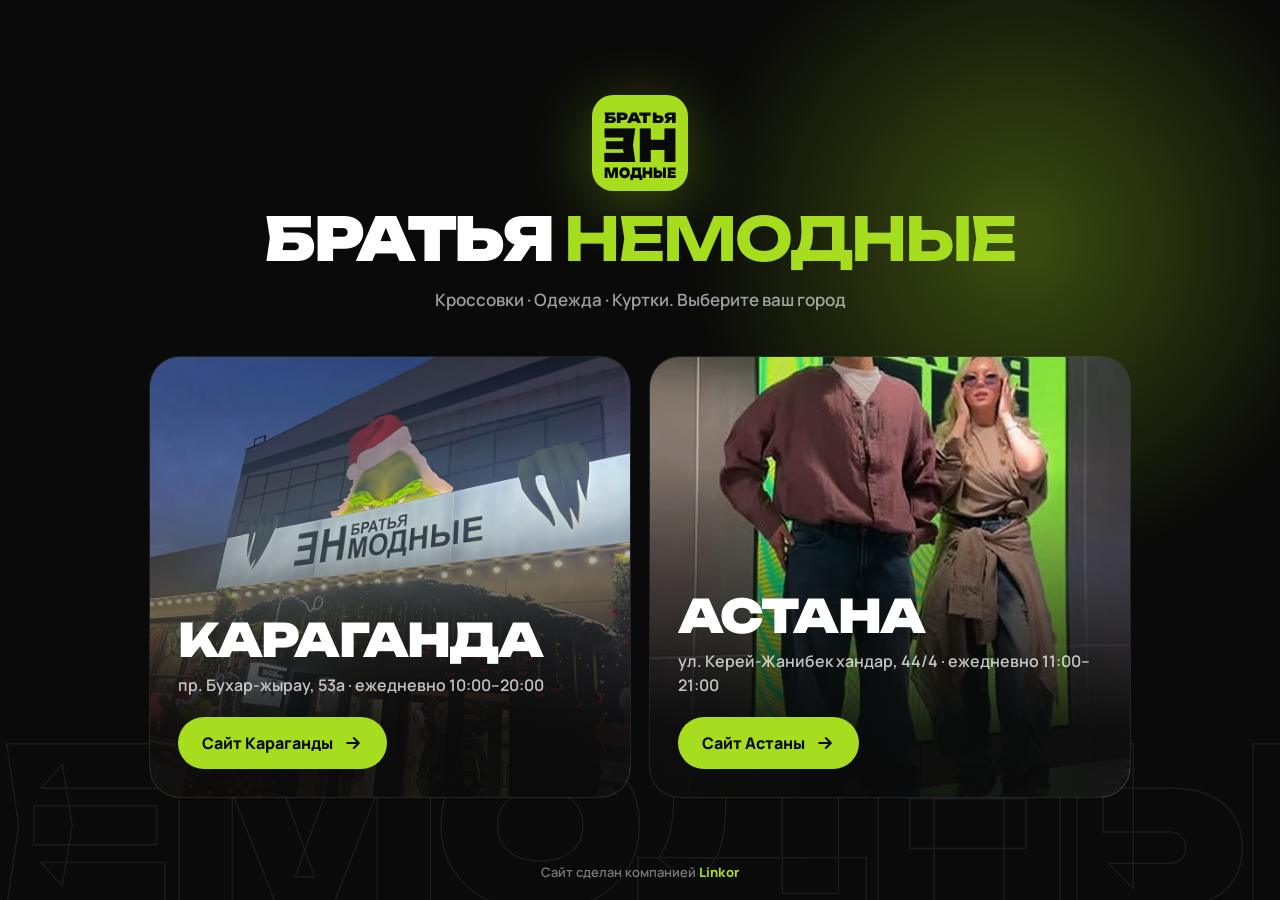
<file: index.html>
<!doctype html>
<html lang="ru">
<head>
<meta charset="utf-8">
<meta name="viewport" content="width=device-width, initial-scale=1, viewport-fit=cover">
<title>Братья Немодные — выберите город</title>
<meta name="description" content="Братья Немодные — кроссовки, одежда и куртки. Шоурумы в Караганде и Астане.">
<meta name="theme-color" content="#0A0A0A">
<meta property="og:image" content="media/brothers-hero.webp">
<link rel="icon" href="data:image/svg+xml,%3Csvg xmlns='http://www.w3.org/2000/svg' viewBox='0 0 64 64'%3E%3Crect width='64' height='64' rx='14' fill='%23A6DD1E'/%3E%3Ctext x='32' y='44' font-family='Arial Black,Arial' font-weight='900' font-size='30' text-anchor='middle' transform='translate(64 0) scale(-1 1)'%3EНЕ%3C/text%3E%3C/svg%3E">
<link rel="preconnect" href="https://fonts.googleapis.com">
<link rel="preconnect" href="https://fonts.gstatic.com" crossorigin>
<link href="https://fonts.googleapis.com/css2?family=Unbounded:wght@700;900&family=Manrope:wght@500;600;700;800&display=swap" rel="stylesheet">
<link rel="stylesheet" href="styles.css?v=6">
<style>
body { background: #0A0A0A; color: #fff; min-height: 100vh; min-height: 100dvh; }
.pick { position: relative; overflow: hidden; min-height: 100vh; min-height: 100dvh; display: grid; align-content: center; padding: 48px 0 56px; isolation: isolate; }
.pick__head { text-align: center; display: grid; justify-items: center; gap: 18px; margin-bottom: 44px; }
.pick__head .bn-logo { width: 96px; filter: drop-shadow(0 12px 32px rgba(166,221,30,.35)); }
.pick__head h1 { margin: 0; font: 900 clamp(34px, 5vw, 60px)/1 var(--display); text-transform: uppercase; letter-spacing: -.04em; }
.pick__head h1 b { color: var(--lime); }
.pick__head p { margin: 0; color: rgba(255,255,255,.6); font-weight: 600; font-size: 17px; }
.cities { display: grid; grid-template-columns: 1fr 1fr; gap: 20px; width: min(980px, 100%); margin: 0 auto; }
.city { position: relative; display: flex; flex-direction: column; justify-content: flex-end; min-height: 440px; border-radius: 30px; overflow: hidden; padding: 28px; color: #fff; box-shadow: 0 0 0 1px rgba(255,255,255,.1); transition: transform .35s cubic-bezier(.2,.9,.3,1.2), box-shadow .3s; }
.city img { position: absolute; inset: 0; width: 100%; height: 100%; object-fit: cover; z-index: -2; transition: transform .8s ease; }
.city::before { content: ''; position: absolute; inset: 0; z-index: -1; background: linear-gradient(180deg, rgba(10,10,10,0) 25%, rgba(10,10,10,.92) 85%); }
.city:hover { transform: translateY(-6px); box-shadow: 0 0 0 2px var(--lime), 0 30px 60px -20px rgba(166,221,30,.35); }
.city:hover img { transform: scale(1.06); }
.city h2 { margin: 0; font: 900 clamp(32px, 4vw, 46px)/1 var(--display); text-transform: uppercase; letter-spacing: -.04em; }
.city p { margin: 10px 0 0; color: rgba(255,255,255,.75); font-weight: 600; }
.city .go { margin-top: 20px; align-self: flex-start; display: inline-flex; align-items: center; gap: 10px; height: 52px; padding: 0 24px; border-radius: 99px; background: var(--lime); color: var(--ink); font-weight: 800; }
.city .go svg { width: 20px; height: 20px; fill: none; stroke: currentColor; stroke-width: 2.4; stroke-linecap: round; stroke-linejoin: round; }
@media (max-width: 720px) { .cities { grid-template-columns: 1fr; } .city { min-height: 300px; padding: 22px; } }
</style>
</head>
<body>
<main class="pick">
  <div class="hero__glow" aria-hidden="true"></div>
  <div class="hero__ghost" aria-hidden="true">НЕМОДНЫЕ</div>
  <div class="wrap">
    <div class="pick__head"><svg class="bn-logo" viewBox="0 0 120 120" role="img" aria-label="Братья Немодные"><rect width="120" height="120" rx="22" fill="#A6DD1E"/><g fill="#0A0A0A" font-family="Unbounded, Arial Black, sans-serif" font-weight="900"><text x="15" y="35" font-size="17.5" textLength="90" lengthAdjust="spacingAndGlyphs">БРАТЬЯ</text><text transform="translate(120 0) scale(-1 1)" x="13" y="84" font-size="56" textLength="94" lengthAdjust="spacingAndGlyphs">НЕ</text><text x="15" y="104" font-size="17.5" textLength="90" lengthAdjust="spacingAndGlyphs">МОДНЫЕ</text></g></svg><h1>Братья <b>Немодные</b></h1><p>Кроссовки · Одежда · Куртки. Выберите ваш город</p></div>
    <div class="cities">
      <a class="city" href="karaganda/"><img src="media/store-front.webp" alt=""><h2>Караганда</h2><p>пр. Бухар-жырау, 53а · ежедневно 10:00–20:00</p><span class="go">Сайт Караганды <svg viewBox="0 0 24 24"><path d="M5 12h14M13 6l6 6-6 6"/></svg></span></a>
      <a class="city" href="astana/"><img src="media/showroom-led.webp" alt=""><h2>Астана</h2><p>ул. Керей-Жанибек хандар, 44/4 · ежедневно 11:00–21:00</p><span class="go">Сайт Астаны <svg viewBox="0 0 24 24"><path d="M5 12h14M13 6l6 6-6 6"/></svg></span></a>
    </div>
  </div>
  <p class="made made--pick">Сайт сделан компанией <b>Linkor</b></p>
</main>
</body>
</html>
</file>
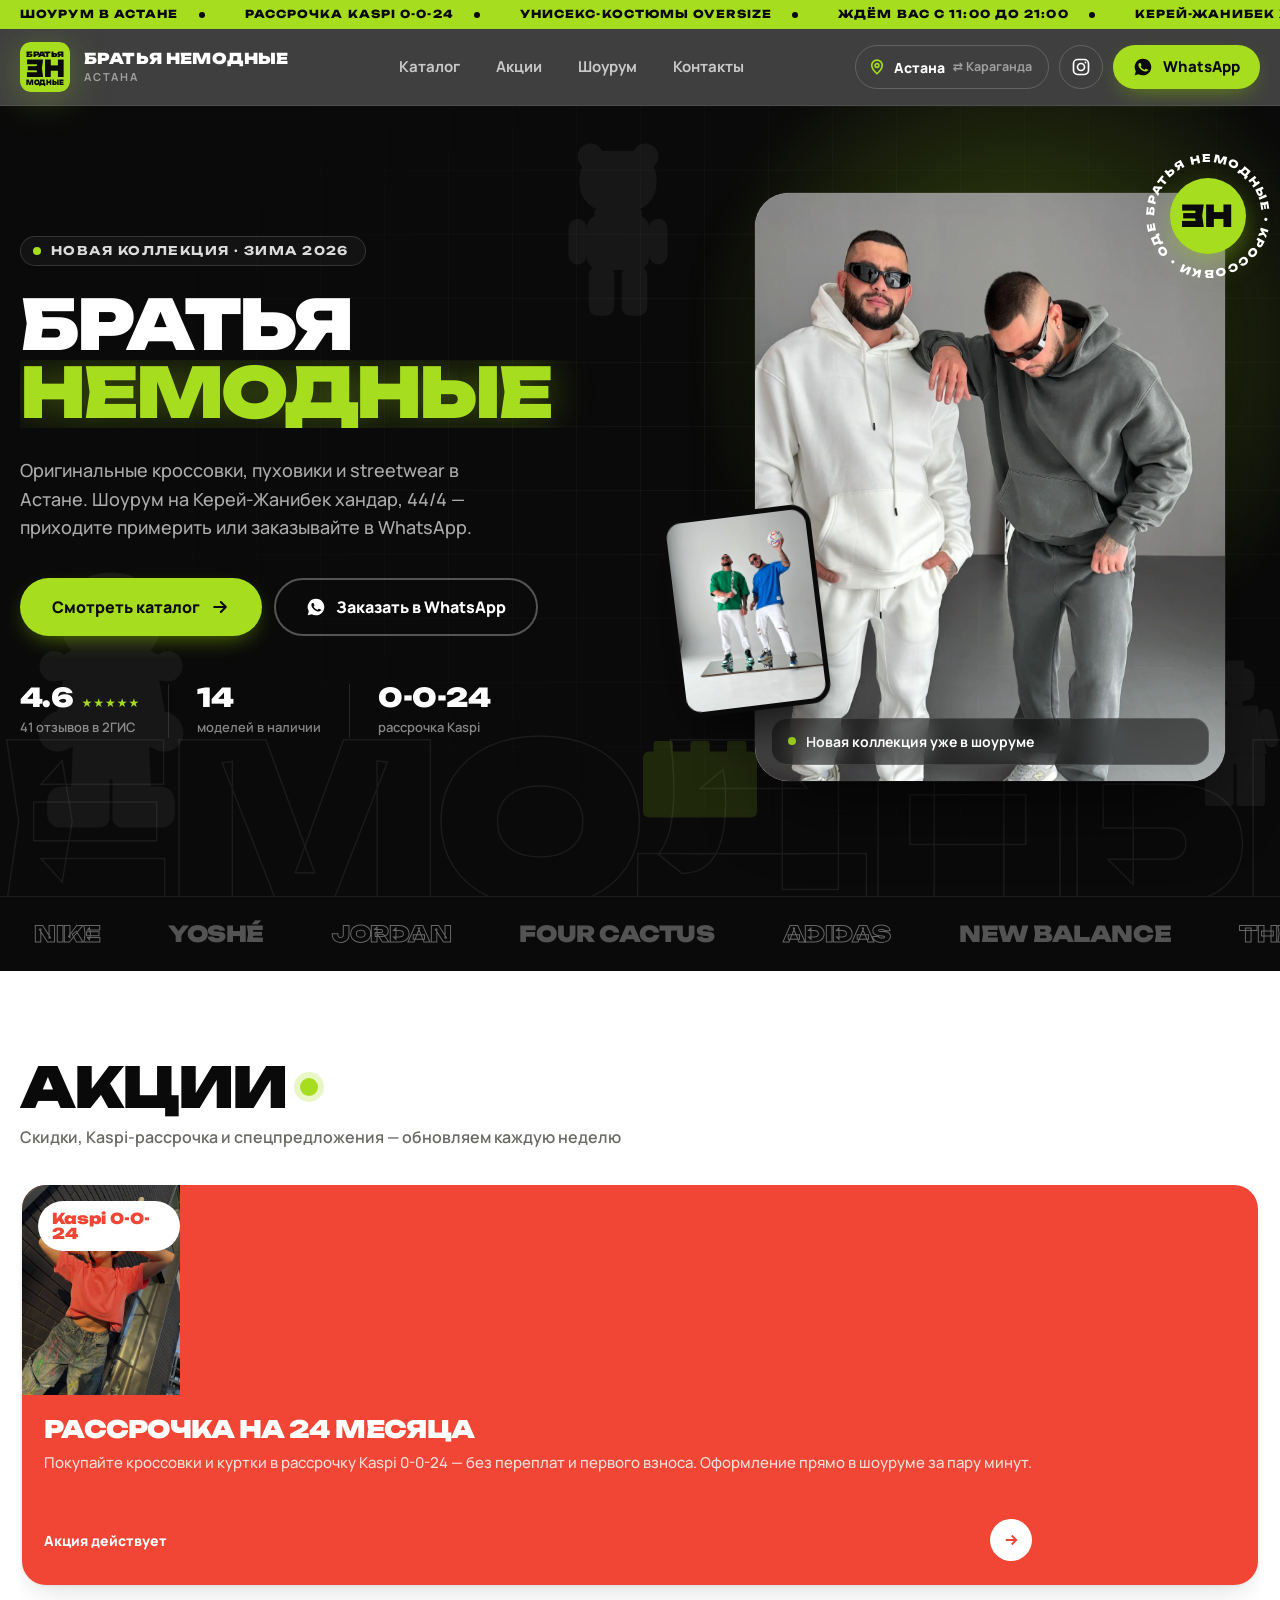
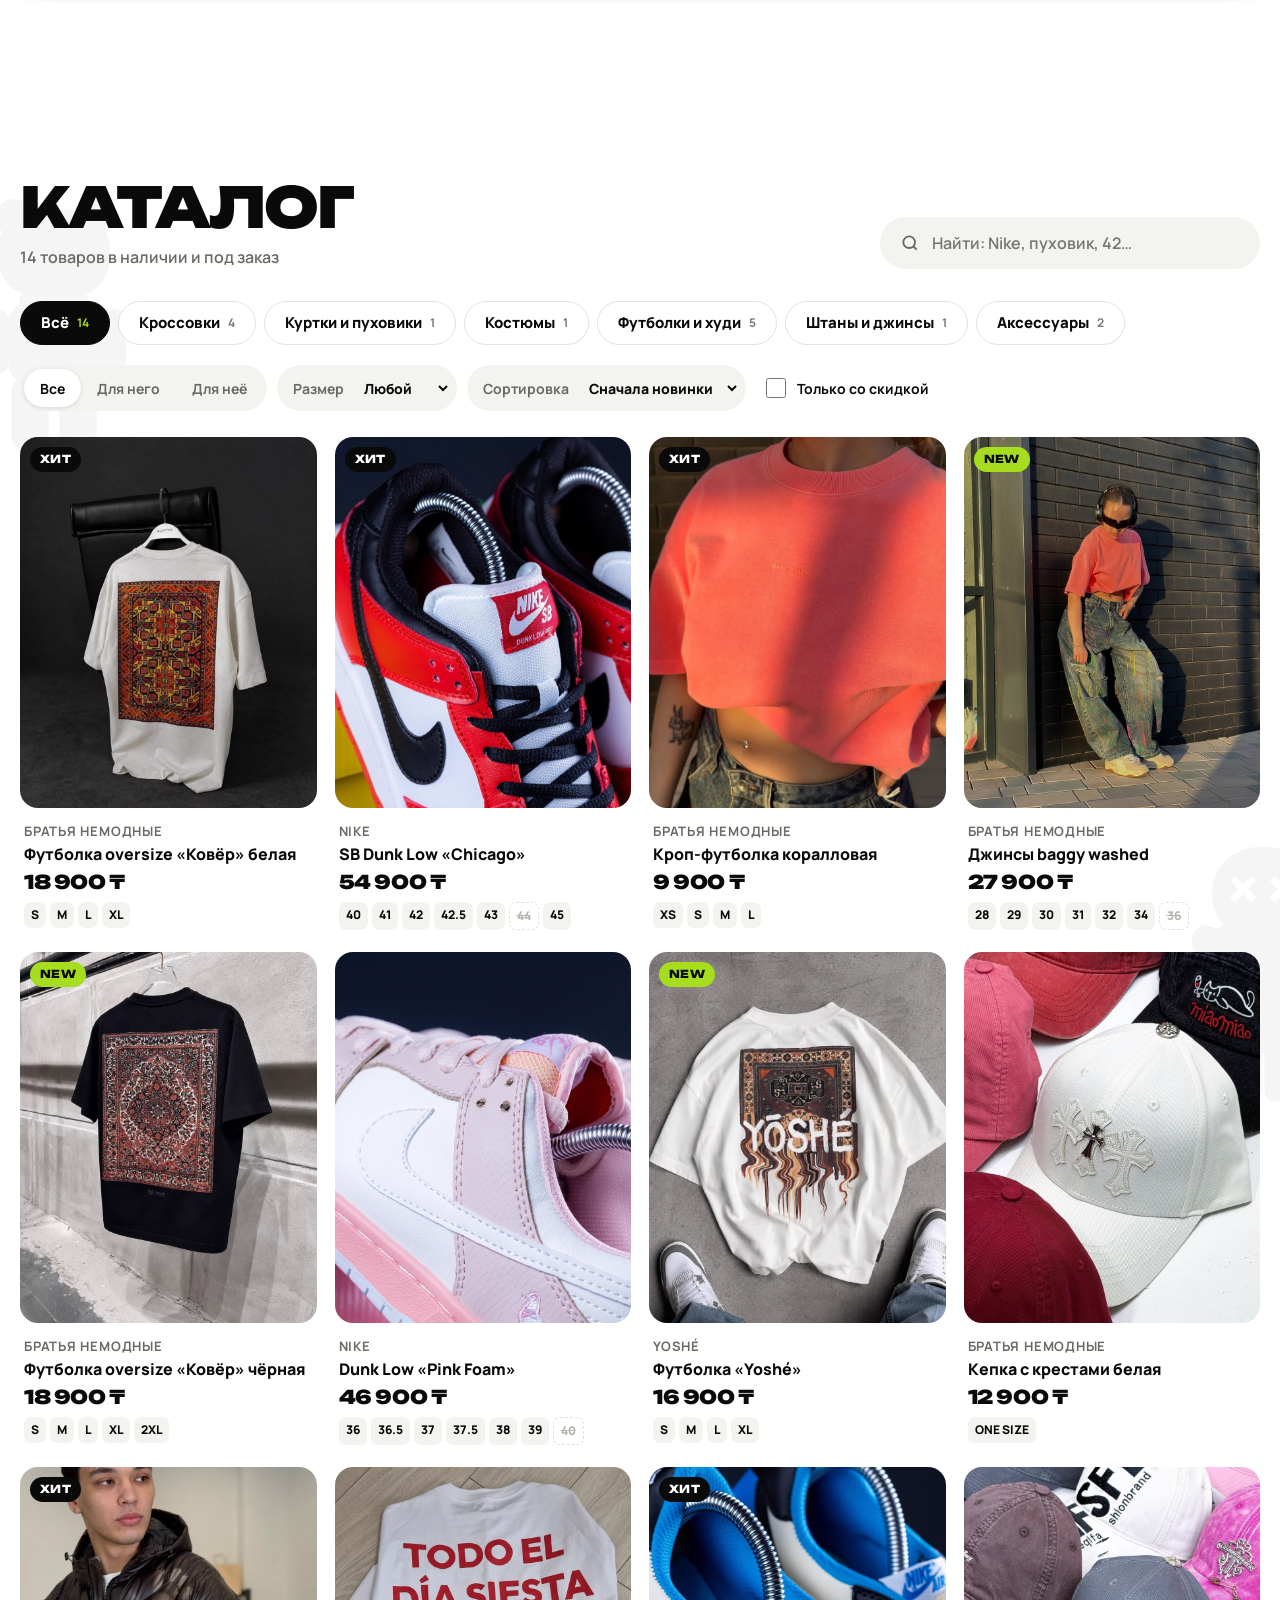
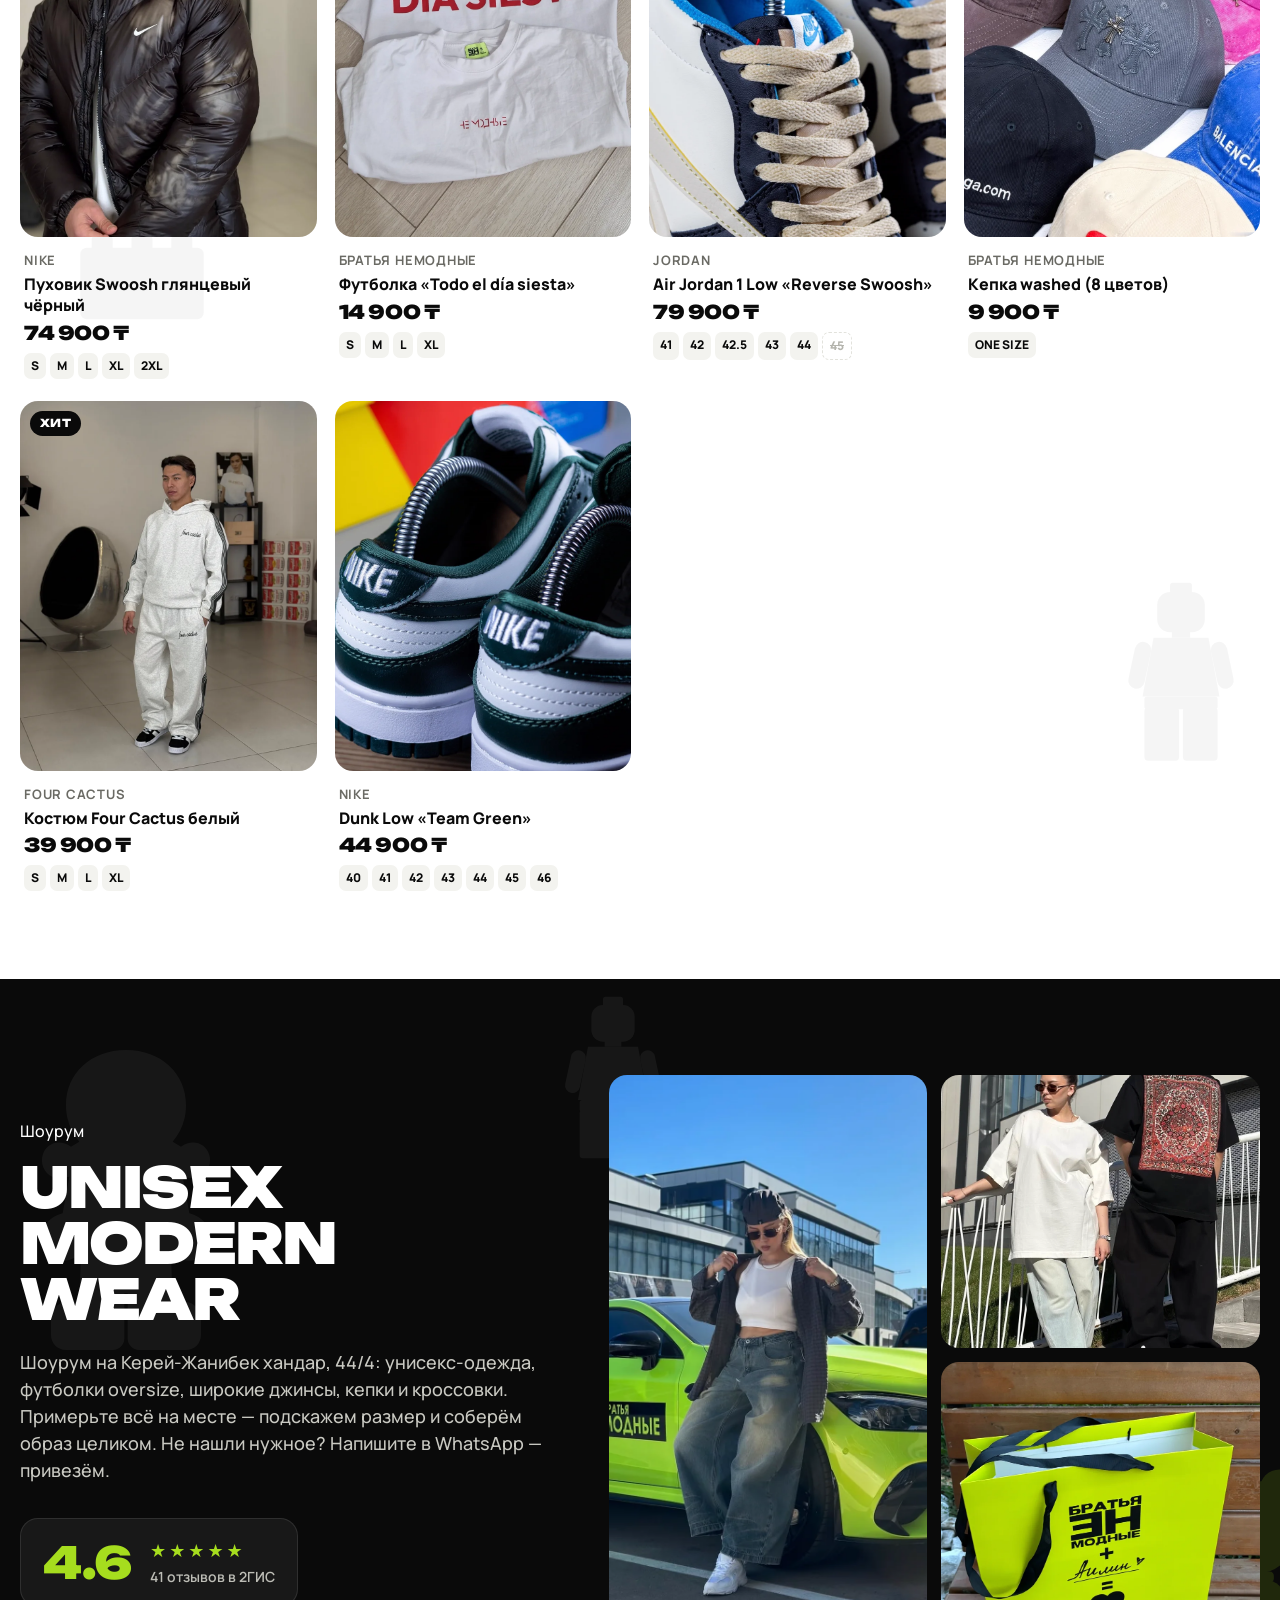
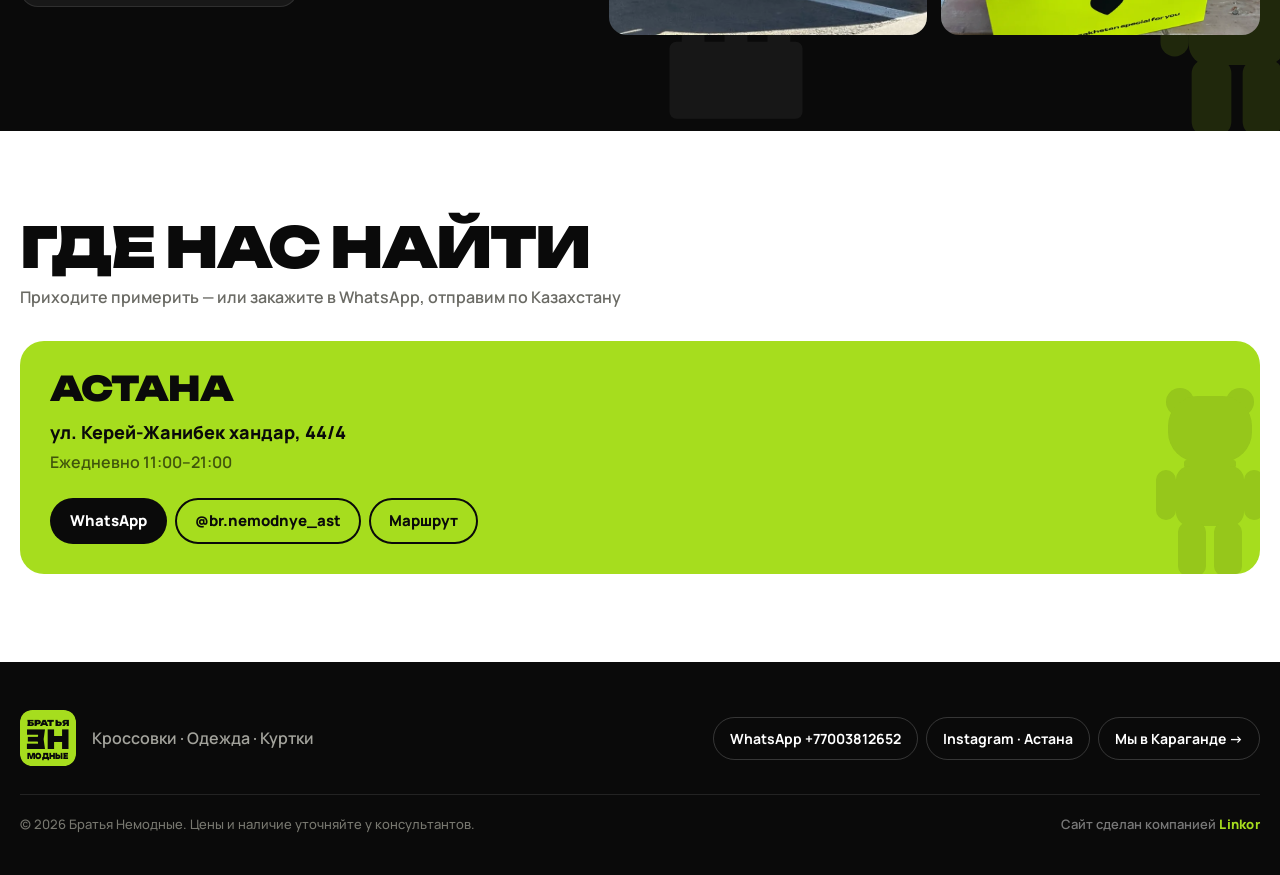
<file: astana/index.html>
<!doctype html>
<html lang="ru">
<head>
<meta charset="utf-8">
<meta name="viewport" content="width=device-width, initial-scale=1, viewport-fit=cover">
<title>Братья Немодные Астана — кроссовки, одежда, куртки</title>
<meta name="description" content="Братья Немодные — магазин кроссовок, одежды и курток в Караганде и Астане. Кроссовки от 3 990 ₸, рассрочка Kaspi 0-0-24. Заказ в WhatsApp.">
<meta name="theme-color" content="#A6DD1E">
<meta property="og:title" content="Братья Немодные — кроссовки, одежда, куртки">
<meta property="og:description" content="Кроссовки от 3 990 ₸. Шоурумы в Караганде и Астане.">
<meta property="og:image" content="../media/showroom-led.webp">
<link rel="icon" href="data:image/svg+xml,%3Csvg xmlns='http://www.w3.org/2000/svg' viewBox='0 0 64 64'%3E%3Crect width='64' height='64' rx='14' fill='%23A6DD1E'/%3E%3Ctext x='32' y='44' font-family='Arial Black,Arial' font-weight='900' font-size='30' text-anchor='middle' transform='translate(64 0) scale(-1 1)'%3EНЕ%3C/text%3E%3C/svg%3E">
<link rel="preconnect" href="https://fonts.googleapis.com">
<link rel="preconnect" href="https://fonts.gstatic.com" crossorigin>
<link href="https://fonts.googleapis.com/css2?family=Unbounded:wght@500;700;900&family=Manrope:wght@400;500;600;700;800&display=swap" rel="stylesheet">
<link rel="stylesheet" href="../styles.css?v=6">
</head>
<body>

<div class="ticker" aria-hidden="true"><div class="ticker__track" id="ticker"></div></div>

<header class="top" id="top">
  <div class="wrap top__in">
    <a href="#" class="brand" aria-label="Братья Немодные — на главную">
      <span class="brand__mark" id="logo"><svg class="bn-logo" viewBox="0 0 120 120"><rect width="120" height="120" rx="22" fill="#A6DD1E"/></svg></span>
      <span class="brand__word"><b>Братья Немодные</b><small>Астана</small></span>
    </a>
    <nav class="top__nav" aria-label="Разделы">
      <a href="#catalog">Каталог</a>
      <a href="#promo">Акции</a>
      <a href="#showroom">Шоурум</a>
      <a href="#contacts">Контакты</a>
    </nav>
    <div class="top__act">
      <a class="city-sw" href="../karaganda/" title="Перейти на сайт: Караганда"><svg viewBox="0 0 24 24"><path d="M12 21s-7-6.1-7-11.2A7 7 0 0 1 19 9.8C19 14.9 12 21 12 21z"/><circle cx="12" cy="10" r="2.5"/></svg><span>Астана</span><em>⇄ Караганда</em></a>
      <a class="icon-btn" id="igTop" target="_blank" rel="noopener" aria-label="Instagram"><svg viewBox="0 0 24 24"><rect x="3" y="3" width="18" height="18" rx="5"/><circle cx="12" cy="12" r="4.2"/><circle cx="17.4" cy="6.6" r="1.1" class="fill"/></svg></a>
      <a class="btn btn--lime btn--sm" id="waTop" target="_blank" rel="noopener"><svg class="wa-ic" viewBox="0 0 24 24"><path d="M12 2a10 10 0 0 0-8.6 15.1L2 22l5-1.3A10 10 0 1 0 12 2zm5.3 14.2c-.2.6-1.3 1.2-1.8 1.2-.5.1-1 .2-3.3-.7-2.8-1.1-4.5-3.9-4.7-4.1-.1-.2-1.1-1.5-1.1-2.9s.7-2 1-2.3c.2-.3.5-.3.7-.3h.5c.2 0 .4 0 .6.5l.9 2.1c.1.2.1.4 0 .5l-.3.5-.4.5c-.1.1-.3.3-.1.6.2.3.8 1.3 1.7 2.1 1.1 1 2.1 1.3 2.4 1.5.3.1.5.1.7-.1l.9-1.1c.2-.3.4-.2.7-.1l2 1c.3.1.5.2.5.3.1.2.1.7-.1 1.3z"/></svg><span>WhatsApp</span></a>
    </div>
  </div>
</header>

<main>
  <!-- ГЛАВНЫЙ ЭКРАН -->
  <section class="hero">
    <div class="hero__glow" aria-hidden="true"></div>
    <div class="figs figs--dark" data-figs="hero"></div>
    <div class="hero__ghost" aria-hidden="true">НЕМОДНЫЕ</div>
    <div class="wrap hero__in">
      <div class="hero__text">
        <p class="eyebrow"><i></i><span id="heroKicker">Новая коллекция · Зима 2026</span></p>
        <h1 class="hero__title" id="heroTitle"><span class="ln"><span>Братья</span></span><span class="ln"><span class="hl">Немодные</span></span></h1>
        <p class="hero__lead" id="heroText"></p>
        <div class="hero__cta">
          <a href="#catalog" class="btn btn--lime btn--lg">Смотреть каталог <svg viewBox="0 0 24 24" class="arr"><path d="M5 12h14M13 6l6 6-6 6"/></svg></a>
          <a class="btn btn--line btn--lg" id="waHero" target="_blank" rel="noopener"><svg class="wa-ic" viewBox="0 0 24 24"><path d="M12 2a10 10 0 0 0-8.6 15.1L2 22l5-1.3A10 10 0 1 0 12 2zm5.3 14.2c-.2.6-1.3 1.2-1.8 1.2-.5.1-1 .2-3.3-.7-2.8-1.1-4.5-3.9-4.7-4.1-.1-.2-1.1-1.5-1.1-2.9s.7-2 1-2.3c.2-.3.5-.3.7-.3h.5c.2 0 .4 0 .6.5l.9 2.1c.1.2.1.4 0 .5l-.3.5-.4.5c-.1.1-.3.3-.1.6.2.3.8 1.3 1.7 2.1 1.1 1 2.1 1.3 2.4 1.5.3.1.5.1.7-.1l.9-1.1c.2-.3.4-.2.7-.1l2 1c.3.1.5.2.5.3.1.2.1.7-.1 1.3z"/></svg> Заказать в WhatsApp</a>
        </div>
        <ul class="hero__trust">
          <li><b><span id="factRating">4.9</span> <em>★★★★★</em></b><span id="factReviews">отзывы в 2ГИС</span></li>
          <li><b id="factStock">—</b><span>моделей в наличии</span></li>
          <li><b>0-0-24</b><span>рассрочка Kaspi</span></li>
        </ul>
      </div>
      <div class="hero__media">
        <figure class="hero__photo"><img id="heroImg" src="../media/brothers-hero.webp" alt="Братья Немодные" fetchpriority="high"><figcaption><span class="dot"></span><span id="heroCap">Новая коллекция в шоуруме</span></figcaption></figure>
        <figure class="hero__mini" id="heroMiniBox"><img id="heroImg2" src="../media/brothers-color.webp" alt="Братья Немодные"></figure>
        <div class="seal" aria-hidden="true">
          <svg viewBox="0 0 200 200"><defs><path id="sealPath" d="M100 100m-78 0a78 78 0 1 1 156 0a78 78 0 1 1-156 0"/></defs><text><textPath href="#sealPath" startOffset="0">БРАТЬЯ НЕМОДНЫЕ • КРОССОВКИ • ОДЕЖДА • КУРТКИ •</textPath></text></svg>
          <span class="seal__core"><b>НЕ</b></span>
        </div>
        <div class="price-tag" id="heroTag" hidden><span>кроссовки от</span><b id="heroTagVal"></b></div>
      </div>
    </div>
  </section>

  <div class="brands" aria-label="Бренды в наличии"><div class="brands__track" id="brands"></div></div>

  <!-- АКЦИИ -->
  <section class="sec" id="promo" hidden>
    <div class="wrap">
      <div class="sec__head">
        <h2 class="h2">Акции <span class="lime-dot"></span></h2>
        <p class="sec__sub">Скидки, Kaspi-рассрочка и спецпредложения — обновляем каждую неделю</p>
      </div>
      <div class="promos" id="promos"></div>
    </div>
  </section>

  <!-- КАТАЛОГ -->
  <section class="sec sec--catalog" id="catalog">
    <div class="figs figs--soft" data-figs="catalog"></div>
    <div class="wrap">
      <div class="sec__head sec__head--row">
        <div>
          <h2 class="h2">Каталог</h2>
          <p class="sec__sub" id="catCount"></p>
        </div>
        <label class="search">
          <svg viewBox="0 0 24 24"><circle cx="11" cy="11" r="7"/><path d="M20 20l-3.5-3.5"/></svg>
          <input type="search" id="q" placeholder="Найти: Nike, пуховик, 42…" autocomplete="off">
        </label>
      </div>
      <div class="chips" id="cats" role="tablist" aria-label="Категории"></div>
      <div class="filters">
        <div class="seg" id="gender" role="group" aria-label="Для кого">
          <button type="button" data-g="" class="on">Все</button>
          <button type="button" data-g="his">Для него</button>
          <button type="button" data-g="her">Для неё</button>
        </div>
        <label class="select"><span>Размер</span><select id="size"><option value="">Любой</option></select></label>
        <label class="select"><span>Сортировка</span><select id="sort">
          <option value="new">Сначала новинки</option>
          <option value="cheap">Сначала дешевле</option>
          <option value="exp">Сначала дороже</option>
          <option value="sale">Со скидкой</option>
        </select></label>
        <label class="check"><input type="checkbox" id="onlySale"><span>Только со скидкой</span></label>
      </div>
      <div class="grid" id="grid"></div>
      <div class="empty" id="empty" hidden>
        <p><b>Ничего не нашли</b>Но, возможно, это есть в шоуруме — напишите нам, проверим.</p>
        <a class="btn btn--ink" id="waEmpty" target="_blank" rel="noopener">Спросить в WhatsApp</a>
      </div>
    </div>
  </section>

  <!-- ШОУРУМ -->
  <section class="showroom" id="showroom">
    <div class="figs figs--dark" data-figs="dark"></div>
    <div class="wrap showroom__in">
      <div class="showroom__text">
        <p class="kicker kicker--lime">Шоурум</p>
        <h2 class="h2 h2--light" id="aboutTitle"></h2>
        <p class="showroom__lead" id="aboutText"></p>
        <div class="rating">
          <div class="rating__num" id="ratingNum">4.9</div>
          <div><div class="stars">★★★★★</div><span id="ratingText">отзывов в 2ГИС</span></div>
        </div>
      </div>
      <div class="gallery" id="gallery"></div>
    </div>
  </section>

  <!-- КОНТАКТЫ -->
  <section class="sec" id="contacts">
    <div class="wrap">
      <div class="sec__head">
        <h2 class="h2">Где нас найти</h2>
        <p class="sec__sub">Приходите примерить — или закажите в WhatsApp, отправим по Казахстану</p>
      </div>
      <div class="branches" id="branches"></div>
    </div>
  </section>
</main>

<footer class="foot">
  <div class="wrap foot__in">
    <div class="foot__brand"><span id="footLogo"></span><p>Кроссовки · Одежда · Куртки</p></div>
    <div class="foot__links" id="footLinks"></div>
    <p class="foot__copy"><span>© <span id="year"></span> Братья Немодные. Цены и наличие уточняйте у консультантов.</span><span class="made">Сайт сделан компанией <b>Linkor</b></span></p>
  </div>
</footer>

<a class="fab" id="fab" target="_blank" rel="noopener" aria-label="Написать в WhatsApp"><svg viewBox="0 0 24 24"><path d="M12 2a10 10 0 0 0-8.6 15.1L2 22l5-1.3A10 10 0 1 0 12 2zm5.3 14.2c-.2.6-1.3 1.2-1.8 1.2-.5.1-1 .2-3.3-.7-2.8-1.1-4.5-3.9-4.7-4.1-.1-.2-1.1-1.5-1.1-2.9s.7-2 1-2.3c.2-.3.5-.3.7-.3h.5c.2 0 .4 0 .6.5l.9 2.1c.1.2.1.4 0 .5l-.3.5-.4.5c-.1.1-.3.3-.1.6.2.3.8 1.3 1.7 2.1 1.1 1 2.1 1.3 2.4 1.5.3.1.5.1.7-.1l.9-1.1c.2-.3.4-.2.7-.1l2 1c.3.1.5.2.5.3.1.2.1.7-.1 1.3z"/></svg></a>

<!-- Карточка товара -->
<div class="modal" id="pm" hidden>
  <div class="modal__bg" data-close></div>
  <div class="modal__box modal__box--product" role="dialog" aria-modal="true" aria-labelledby="pmTitle">
    <button class="modal__x" data-close aria-label="Закрыть">×</button>
    <div class="pm">
      <div class="pm__media">
        <div class="pm__stage" id="pmStage"></div>
        <div class="pm__thumbs" id="pmThumbs"></div>
      </div>
      <div class="pm__info">
        <p class="pm__brand" id="pmBrand"></p>
        <h3 class="pm__title" id="pmTitle"></h3>
        <div class="pm__price" id="pmPrice"></div>
        <div class="pm__promo" id="pmPromo" hidden></div>
        <div class="pm__sizes">
          <div class="pm__label"><span>Размер</span><small id="pmSizeHint">Выберите размер</small></div>
          <div class="sizes" id="pmSizes"></div>
        </div>
        <p class="pm__desc" id="pmDesc"></p>
        <a class="btn btn--lime btn--block" id="pmOrder" target="_blank" rel="noopener">Заказать в WhatsApp</a>
        <a class="btn btn--ghost btn--block" id="pmAsk" target="_blank" rel="noopener">Спросить в Instagram</a>
        <ul class="pm__perks">
          <li>Примерка в шоуруме</li>
          <li>Рассрочка Kaspi 0-0-24</li>
          <li>Доставка по Казахстану</li>
        </ul>
      </div>
    </div>
  </div>
</div>

<!-- Акция -->
<div class="modal" id="prm" hidden>
  <div class="modal__bg" data-close></div>
  <div class="modal__box modal__box--promo" role="dialog" aria-modal="true" aria-labelledby="prmTitle">
    <button class="modal__x" data-close aria-label="Закрыть">×</button>
    <div class="prm__media" id="prmMedia"></div>
    <div class="prm__body">
      <span class="prm__badge" id="prmBadge"></span>
      <h3 class="prm__title" id="prmTitle"></h3>
      <p class="prm__dates" id="prmDates"></p>
      <p class="prm__text" id="prmText"></p>
      <div class="prm__cta" id="prmCta"></div>
    </div>
  </div>
</div>

<script>window.BN_CITY = "ast"; window.BN_BASE = "../";</script>
<script src="../common.js?v=5"></script>
<script src="../app.js?v=5"></script>
</body>
</html>
</file>
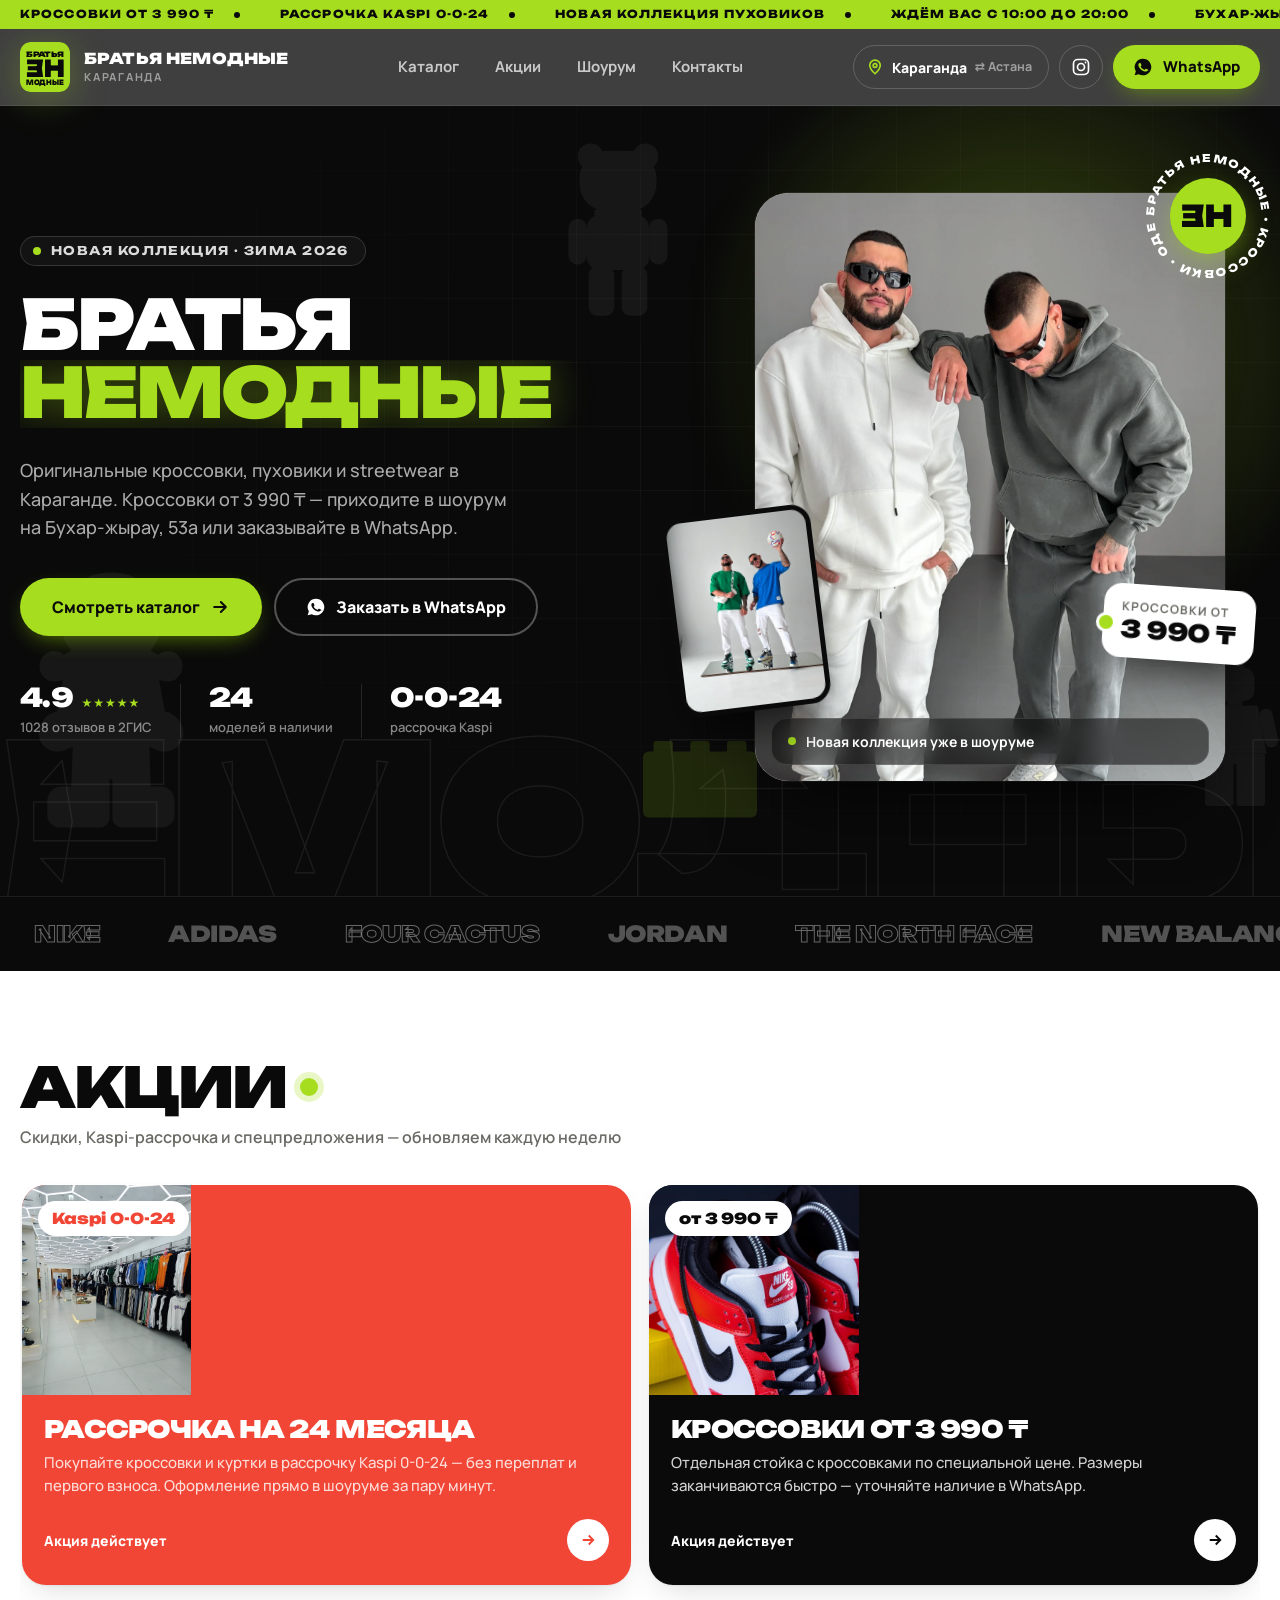
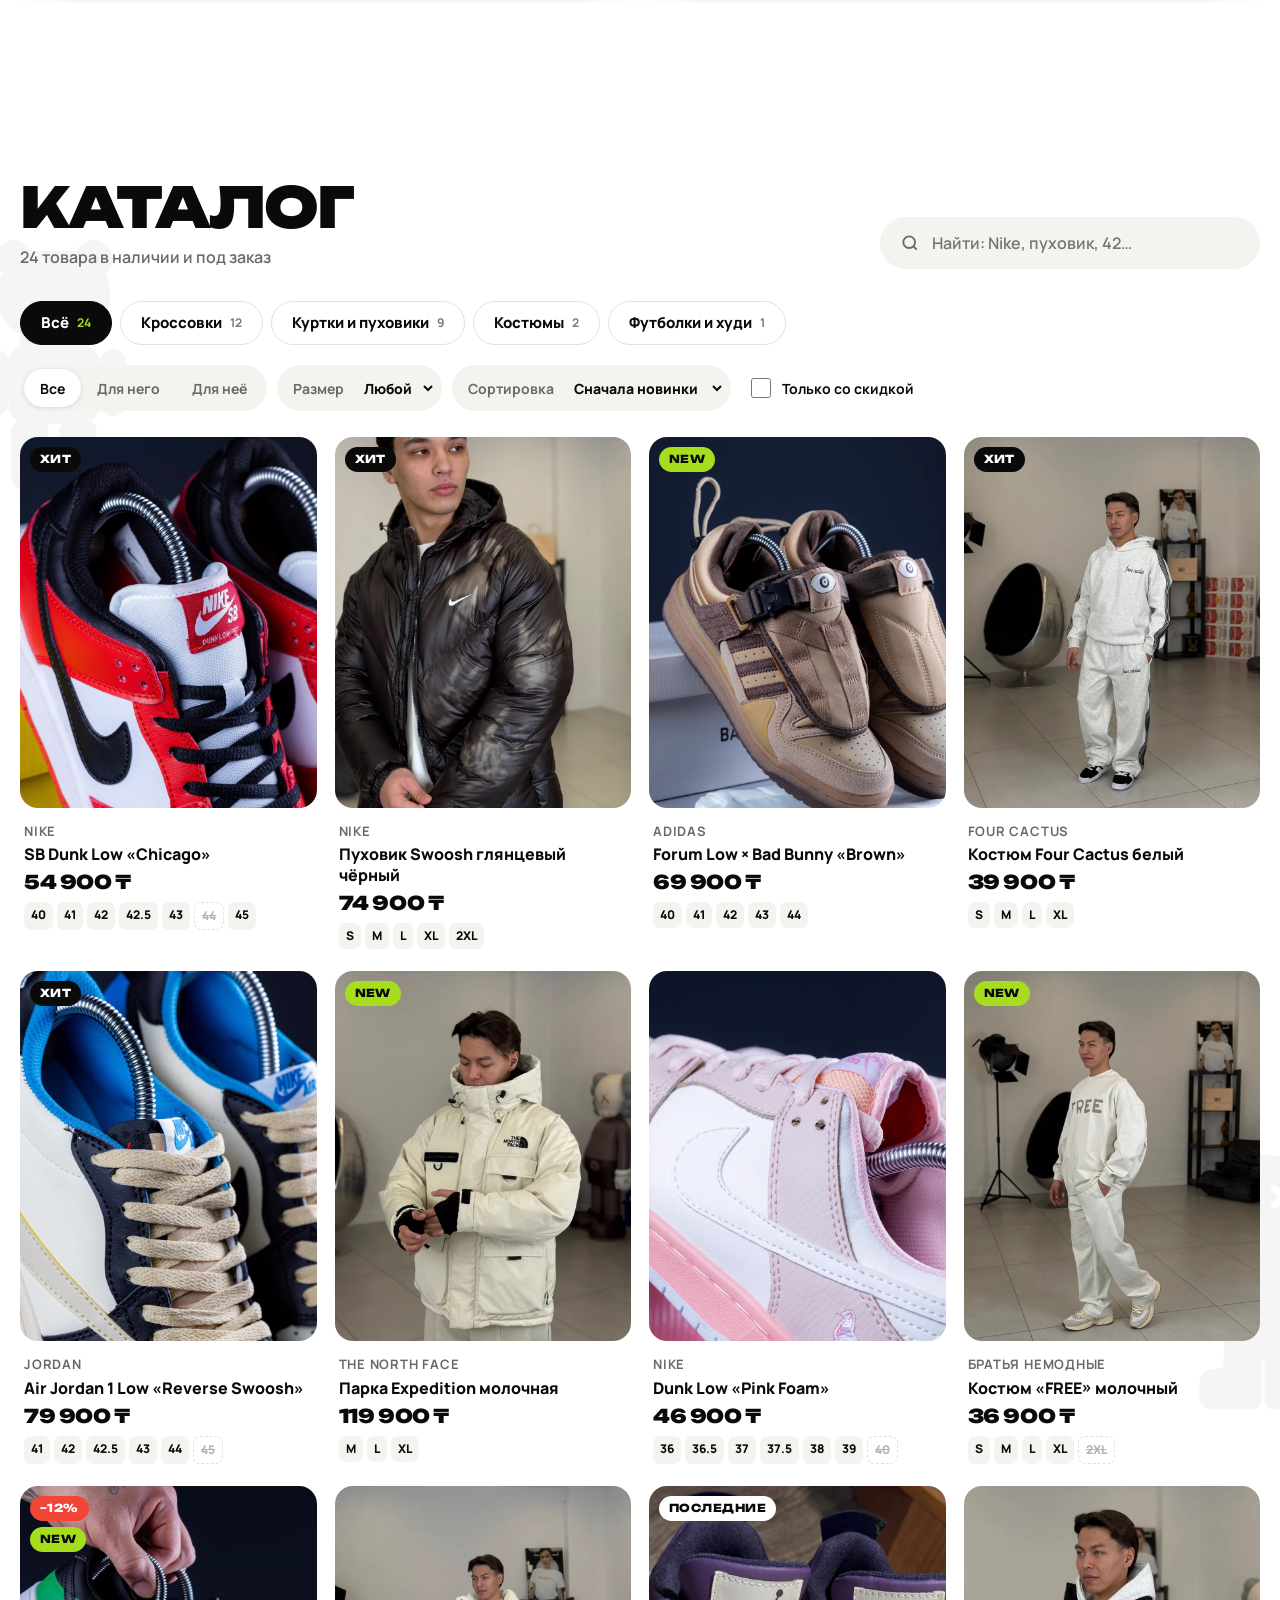
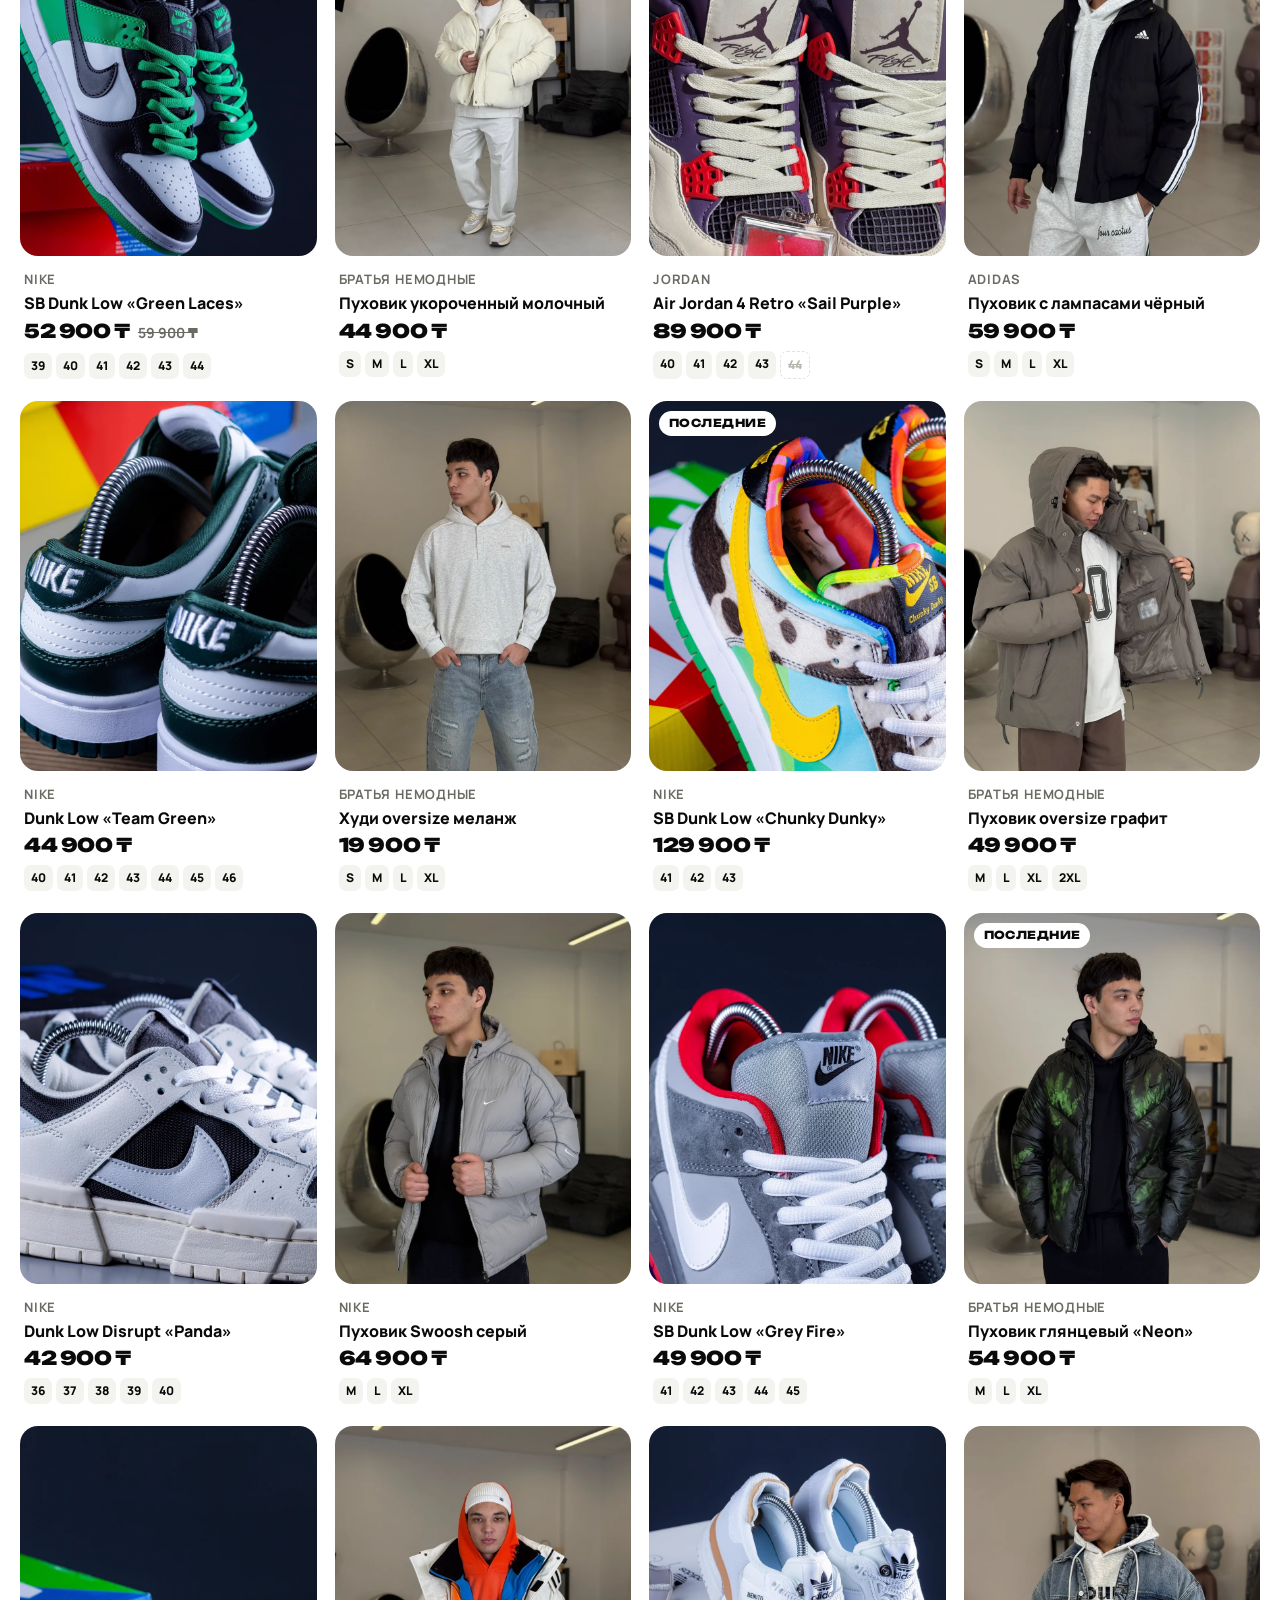
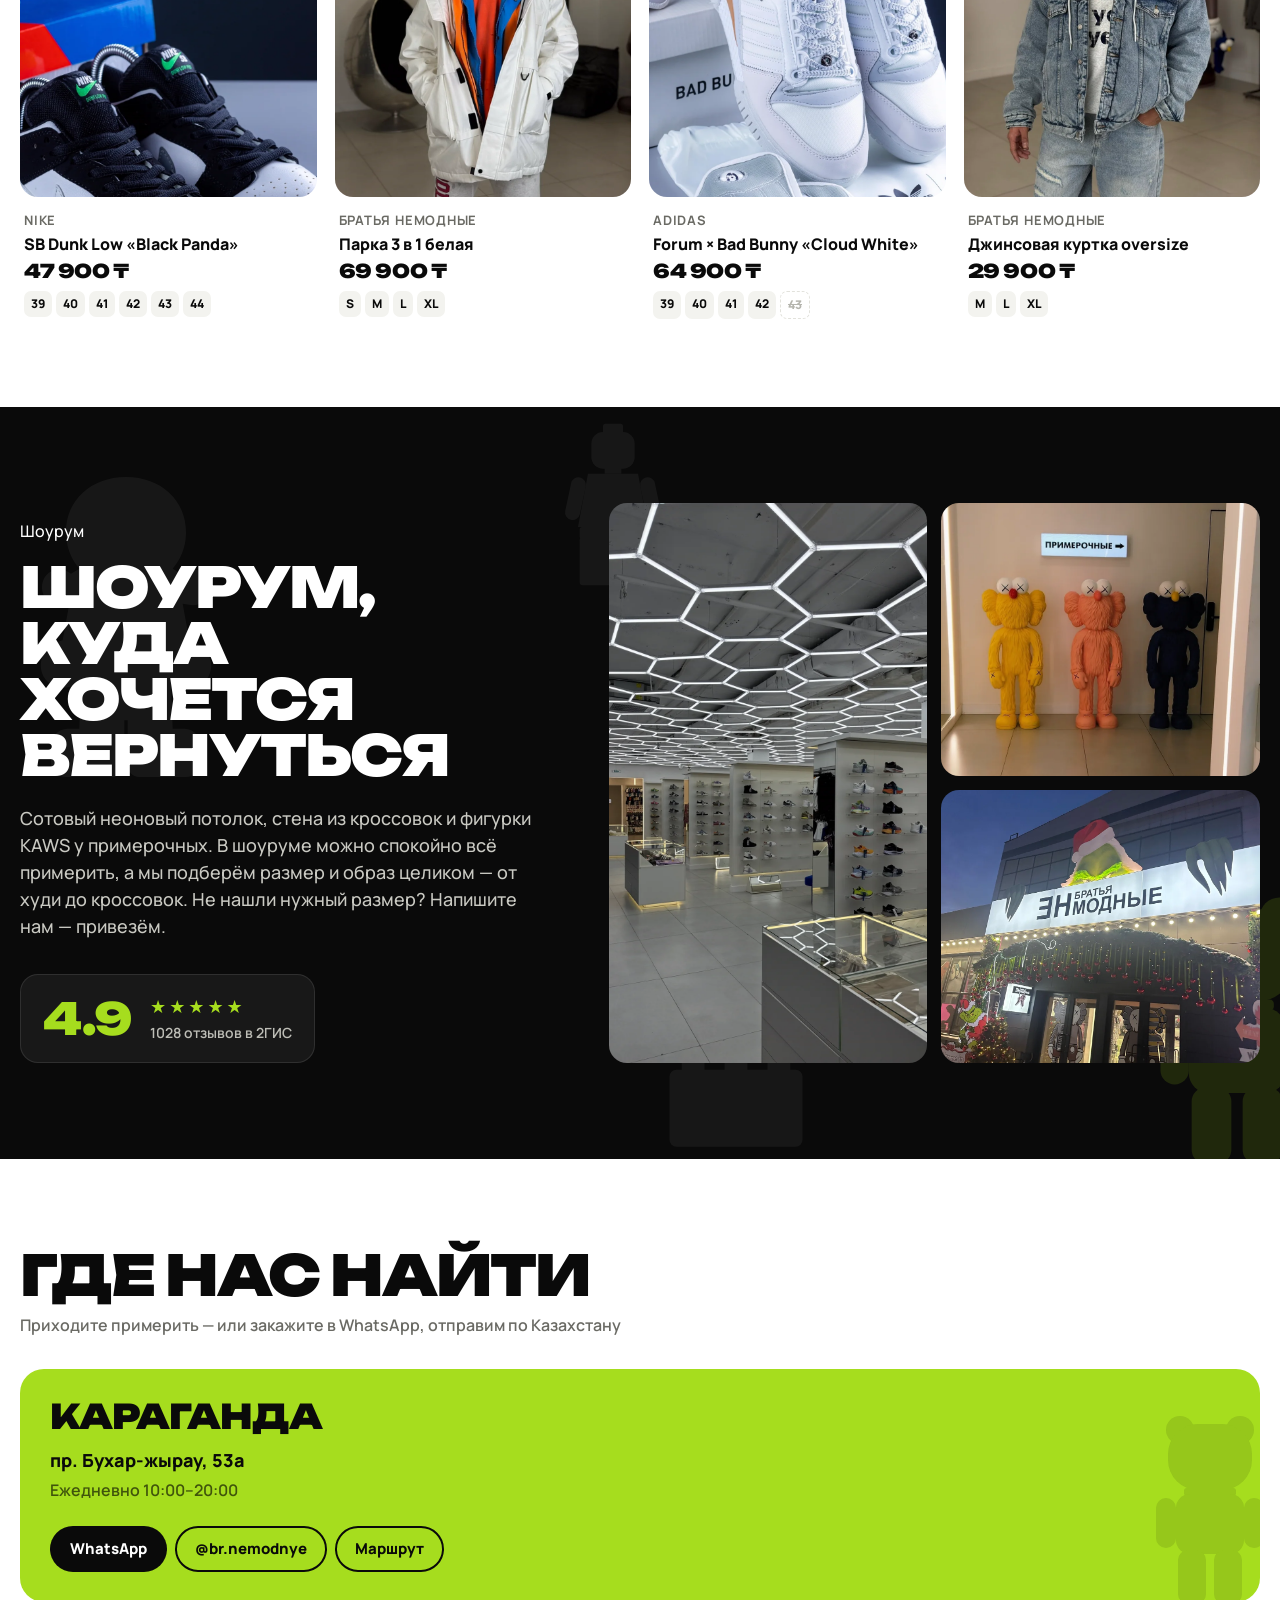
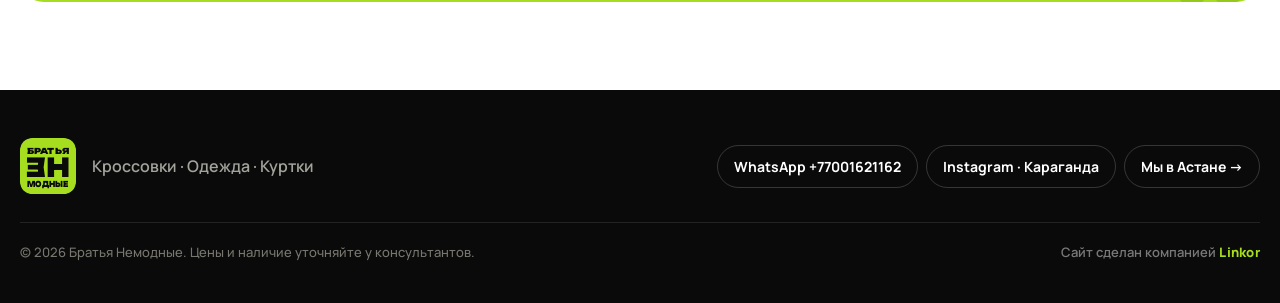
<file: karaganda/index.html>
<!doctype html>
<html lang="ru">
<head>
<meta charset="utf-8">
<meta name="viewport" content="width=device-width, initial-scale=1, viewport-fit=cover">
<title>Братья Немодные Караганда — кроссовки, одежда, куртки</title>
<meta name="description" content="Братья Немодные — магазин кроссовок, одежды и курток в Караганде и Астане. Кроссовки от 3 990 ₸, рассрочка Kaspi 0-0-24. Заказ в WhatsApp.">
<meta name="theme-color" content="#A6DD1E">
<meta property="og:title" content="Братья Немодные — кроссовки, одежда, куртки">
<meta property="og:description" content="Кроссовки от 3 990 ₸. Шоурумы в Караганде и Астане.">
<meta property="og:image" content="../media/showroom-led.webp">
<link rel="icon" href="data:image/svg+xml,%3Csvg xmlns='http://www.w3.org/2000/svg' viewBox='0 0 64 64'%3E%3Crect width='64' height='64' rx='14' fill='%23A6DD1E'/%3E%3Ctext x='32' y='44' font-family='Arial Black,Arial' font-weight='900' font-size='30' text-anchor='middle' transform='translate(64 0) scale(-1 1)'%3EНЕ%3C/text%3E%3C/svg%3E">
<link rel="preconnect" href="https://fonts.googleapis.com">
<link rel="preconnect" href="https://fonts.gstatic.com" crossorigin>
<link href="https://fonts.googleapis.com/css2?family=Unbounded:wght@500;700;900&family=Manrope:wght@400;500;600;700;800&display=swap" rel="stylesheet">
<link rel="stylesheet" href="../styles.css?v=6">
</head>
<body>

<div class="ticker" aria-hidden="true"><div class="ticker__track" id="ticker"></div></div>

<header class="top" id="top">
  <div class="wrap top__in">
    <a href="#" class="brand" aria-label="Братья Немодные — на главную">
      <span class="brand__mark" id="logo"><svg class="bn-logo" viewBox="0 0 120 120"><rect width="120" height="120" rx="22" fill="#A6DD1E"/></svg></span>
      <span class="brand__word"><b>Братья Немодные</b><small>Караганда</small></span>
    </a>
    <nav class="top__nav" aria-label="Разделы">
      <a href="#catalog">Каталог</a>
      <a href="#promo">Акции</a>
      <a href="#showroom">Шоурум</a>
      <a href="#contacts">Контакты</a>
    </nav>
    <div class="top__act">
      <a class="city-sw" href="../astana/" title="Перейти на сайт: Астана"><svg viewBox="0 0 24 24"><path d="M12 21s-7-6.1-7-11.2A7 7 0 0 1 19 9.8C19 14.9 12 21 12 21z"/><circle cx="12" cy="10" r="2.5"/></svg><span>Караганда</span><em>⇄ Астана</em></a>
      <a class="icon-btn" id="igTop" target="_blank" rel="noopener" aria-label="Instagram"><svg viewBox="0 0 24 24"><rect x="3" y="3" width="18" height="18" rx="5"/><circle cx="12" cy="12" r="4.2"/><circle cx="17.4" cy="6.6" r="1.1" class="fill"/></svg></a>
      <a class="btn btn--lime btn--sm" id="waTop" target="_blank" rel="noopener"><svg class="wa-ic" viewBox="0 0 24 24"><path d="M12 2a10 10 0 0 0-8.6 15.1L2 22l5-1.3A10 10 0 1 0 12 2zm5.3 14.2c-.2.6-1.3 1.2-1.8 1.2-.5.1-1 .2-3.3-.7-2.8-1.1-4.5-3.9-4.7-4.1-.1-.2-1.1-1.5-1.1-2.9s.7-2 1-2.3c.2-.3.5-.3.7-.3h.5c.2 0 .4 0 .6.5l.9 2.1c.1.2.1.4 0 .5l-.3.5-.4.5c-.1.1-.3.3-.1.6.2.3.8 1.3 1.7 2.1 1.1 1 2.1 1.3 2.4 1.5.3.1.5.1.7-.1l.9-1.1c.2-.3.4-.2.7-.1l2 1c.3.1.5.2.5.3.1.2.1.7-.1 1.3z"/></svg><span>WhatsApp</span></a>
    </div>
  </div>
</header>

<main>
  <!-- ГЛАВНЫЙ ЭКРАН -->
  <section class="hero">
    <div class="hero__glow" aria-hidden="true"></div>
    <div class="figs figs--dark" data-figs="hero"></div>
    <div class="hero__ghost" aria-hidden="true">НЕМОДНЫЕ</div>
    <div class="wrap hero__in">
      <div class="hero__text">
        <p class="eyebrow"><i></i><span id="heroKicker">Новая коллекция · Зима 2026</span></p>
        <h1 class="hero__title" id="heroTitle"><span class="ln"><span>Братья</span></span><span class="ln"><span class="hl">Немодные</span></span></h1>
        <p class="hero__lead" id="heroText"></p>
        <div class="hero__cta">
          <a href="#catalog" class="btn btn--lime btn--lg">Смотреть каталог <svg viewBox="0 0 24 24" class="arr"><path d="M5 12h14M13 6l6 6-6 6"/></svg></a>
          <a class="btn btn--line btn--lg" id="waHero" target="_blank" rel="noopener"><svg class="wa-ic" viewBox="0 0 24 24"><path d="M12 2a10 10 0 0 0-8.6 15.1L2 22l5-1.3A10 10 0 1 0 12 2zm5.3 14.2c-.2.6-1.3 1.2-1.8 1.2-.5.1-1 .2-3.3-.7-2.8-1.1-4.5-3.9-4.7-4.1-.1-.2-1.1-1.5-1.1-2.9s.7-2 1-2.3c.2-.3.5-.3.7-.3h.5c.2 0 .4 0 .6.5l.9 2.1c.1.2.1.4 0 .5l-.3.5-.4.5c-.1.1-.3.3-.1.6.2.3.8 1.3 1.7 2.1 1.1 1 2.1 1.3 2.4 1.5.3.1.5.1.7-.1l.9-1.1c.2-.3.4-.2.7-.1l2 1c.3.1.5.2.5.3.1.2.1.7-.1 1.3z"/></svg> Заказать в WhatsApp</a>
        </div>
        <ul class="hero__trust">
          <li><b><span id="factRating">4.9</span> <em>★★★★★</em></b><span id="factReviews">отзывы в 2ГИС</span></li>
          <li><b id="factStock">—</b><span>моделей в наличии</span></li>
          <li><b>0-0-24</b><span>рассрочка Kaspi</span></li>
        </ul>
      </div>
      <div class="hero__media">
        <figure class="hero__photo"><img id="heroImg" src="../media/brothers-hero.webp" alt="Братья Немодные" fetchpriority="high"><figcaption><span class="dot"></span><span id="heroCap">Новая коллекция в шоуруме</span></figcaption></figure>
        <figure class="hero__mini" id="heroMiniBox"><img id="heroImg2" src="../media/brothers-color.webp" alt="Братья Немодные"></figure>
        <div class="seal" aria-hidden="true">
          <svg viewBox="0 0 200 200"><defs><path id="sealPath" d="M100 100m-78 0a78 78 0 1 1 156 0a78 78 0 1 1-156 0"/></defs><text><textPath href="#sealPath" startOffset="0">БРАТЬЯ НЕМОДНЫЕ • КРОССОВКИ • ОДЕЖДА • КУРТКИ •</textPath></text></svg>
          <span class="seal__core"><b>НЕ</b></span>
        </div>
        <div class="price-tag" id="heroTag"><span>кроссовки от</span><b id="heroTagVal">3 990 ₸</b></div>
      </div>
    </div>
  </section>

  <div class="brands" aria-label="Бренды в наличии"><div class="brands__track" id="brands"></div></div>

  <!-- АКЦИИ -->
  <section class="sec" id="promo" hidden>
    <div class="wrap">
      <div class="sec__head">
        <h2 class="h2">Акции <span class="lime-dot"></span></h2>
        <p class="sec__sub">Скидки, Kaspi-рассрочка и спецпредложения — обновляем каждую неделю</p>
      </div>
      <div class="promos" id="promos"></div>
    </div>
  </section>

  <!-- КАТАЛОГ -->
  <section class="sec sec--catalog" id="catalog">
    <div class="figs figs--soft" data-figs="catalog"></div>
    <div class="wrap">
      <div class="sec__head sec__head--row">
        <div>
          <h2 class="h2">Каталог</h2>
          <p class="sec__sub" id="catCount"></p>
        </div>
        <label class="search">
          <svg viewBox="0 0 24 24"><circle cx="11" cy="11" r="7"/><path d="M20 20l-3.5-3.5"/></svg>
          <input type="search" id="q" placeholder="Найти: Nike, пуховик, 42…" autocomplete="off">
        </label>
      </div>
      <div class="chips" id="cats" role="tablist" aria-label="Категории"></div>
      <div class="filters">
        <div class="seg" id="gender" role="group" aria-label="Для кого">
          <button type="button" data-g="" class="on">Все</button>
          <button type="button" data-g="his">Для него</button>
          <button type="button" data-g="her">Для неё</button>
        </div>
        <label class="select"><span>Размер</span><select id="size"><option value="">Любой</option></select></label>
        <label class="select"><span>Сортировка</span><select id="sort">
          <option value="new">Сначала новинки</option>
          <option value="cheap">Сначала дешевле</option>
          <option value="exp">Сначала дороже</option>
          <option value="sale">Со скидкой</option>
        </select></label>
        <label class="check"><input type="checkbox" id="onlySale"><span>Только со скидкой</span></label>
      </div>
      <div class="grid" id="grid"></div>
      <div class="empty" id="empty" hidden>
        <p><b>Ничего не нашли</b>Но, возможно, это есть в шоуруме — напишите нам, проверим.</p>
        <a class="btn btn--ink" id="waEmpty" target="_blank" rel="noopener">Спросить в WhatsApp</a>
      </div>
    </div>
  </section>

  <!-- ШОУРУМ -->
  <section class="showroom" id="showroom">
    <div class="figs figs--dark" data-figs="dark"></div>
    <div class="wrap showroom__in">
      <div class="showroom__text">
        <p class="kicker kicker--lime">Шоурум</p>
        <h2 class="h2 h2--light" id="aboutTitle"></h2>
        <p class="showroom__lead" id="aboutText"></p>
        <div class="rating">
          <div class="rating__num" id="ratingNum">4.9</div>
          <div><div class="stars">★★★★★</div><span id="ratingText">отзывов в 2ГИС</span></div>
        </div>
      </div>
      <div class="gallery" id="gallery"></div>
    </div>
  </section>

  <!-- КОНТАКТЫ -->
  <section class="sec" id="contacts">
    <div class="wrap">
      <div class="sec__head">
        <h2 class="h2">Где нас найти</h2>
        <p class="sec__sub">Приходите примерить — или закажите в WhatsApp, отправим по Казахстану</p>
      </div>
      <div class="branches" id="branches"></div>
    </div>
  </section>
</main>

<footer class="foot">
  <div class="wrap foot__in">
    <div class="foot__brand"><span id="footLogo"></span><p>Кроссовки · Одежда · Куртки</p></div>
    <div class="foot__links" id="footLinks"></div>
    <p class="foot__copy"><span>© <span id="year"></span> Братья Немодные. Цены и наличие уточняйте у консультантов.</span><span class="made">Сайт сделан компанией <b>Linkor</b></span></p>
  </div>
</footer>

<a class="fab" id="fab" target="_blank" rel="noopener" aria-label="Написать в WhatsApp"><svg viewBox="0 0 24 24"><path d="M12 2a10 10 0 0 0-8.6 15.1L2 22l5-1.3A10 10 0 1 0 12 2zm5.3 14.2c-.2.6-1.3 1.2-1.8 1.2-.5.1-1 .2-3.3-.7-2.8-1.1-4.5-3.9-4.7-4.1-.1-.2-1.1-1.5-1.1-2.9s.7-2 1-2.3c.2-.3.5-.3.7-.3h.5c.2 0 .4 0 .6.5l.9 2.1c.1.2.1.4 0 .5l-.3.5-.4.5c-.1.1-.3.3-.1.6.2.3.8 1.3 1.7 2.1 1.1 1 2.1 1.3 2.4 1.5.3.1.5.1.7-.1l.9-1.1c.2-.3.4-.2.7-.1l2 1c.3.1.5.2.5.3.1.2.1.7-.1 1.3z"/></svg></a>

<!-- Карточка товара -->
<div class="modal" id="pm" hidden>
  <div class="modal__bg" data-close></div>
  <div class="modal__box modal__box--product" role="dialog" aria-modal="true" aria-labelledby="pmTitle">
    <button class="modal__x" data-close aria-label="Закрыть">×</button>
    <div class="pm">
      <div class="pm__media">
        <div class="pm__stage" id="pmStage"></div>
        <div class="pm__thumbs" id="pmThumbs"></div>
      </div>
      <div class="pm__info">
        <p class="pm__brand" id="pmBrand"></p>
        <h3 class="pm__title" id="pmTitle"></h3>
        <div class="pm__price" id="pmPrice"></div>
        <div class="pm__promo" id="pmPromo" hidden></div>
        <div class="pm__sizes">
          <div class="pm__label"><span>Размер</span><small id="pmSizeHint">Выберите размер</small></div>
          <div class="sizes" id="pmSizes"></div>
        </div>
        <p class="pm__desc" id="pmDesc"></p>
        <a class="btn btn--lime btn--block" id="pmOrder" target="_blank" rel="noopener">Заказать в WhatsApp</a>
        <a class="btn btn--ghost btn--block" id="pmAsk" target="_blank" rel="noopener">Спросить в Instagram</a>
        <ul class="pm__perks">
          <li>Примерка в шоуруме</li>
          <li>Рассрочка Kaspi 0-0-24</li>
          <li>Доставка по Казахстану</li>
        </ul>
      </div>
    </div>
  </div>
</div>

<!-- Акция -->
<div class="modal" id="prm" hidden>
  <div class="modal__bg" data-close></div>
  <div class="modal__box modal__box--promo" role="dialog" aria-modal="true" aria-labelledby="prmTitle">
    <button class="modal__x" data-close aria-label="Закрыть">×</button>
    <div class="prm__media" id="prmMedia"></div>
    <div class="prm__body">
      <span class="prm__badge" id="prmBadge"></span>
      <h3 class="prm__title" id="prmTitle"></h3>
      <p class="prm__dates" id="prmDates"></p>
      <p class="prm__text" id="prmText"></p>
      <div class="prm__cta" id="prmCta"></div>
    </div>
  </div>
</div>

<script>window.BN_CITY = "krg"; window.BN_BASE = "../";</script>
<script src="../common.js?v=5"></script>
<script src="../app.js?v=5"></script>
</body>
</html>
</file>
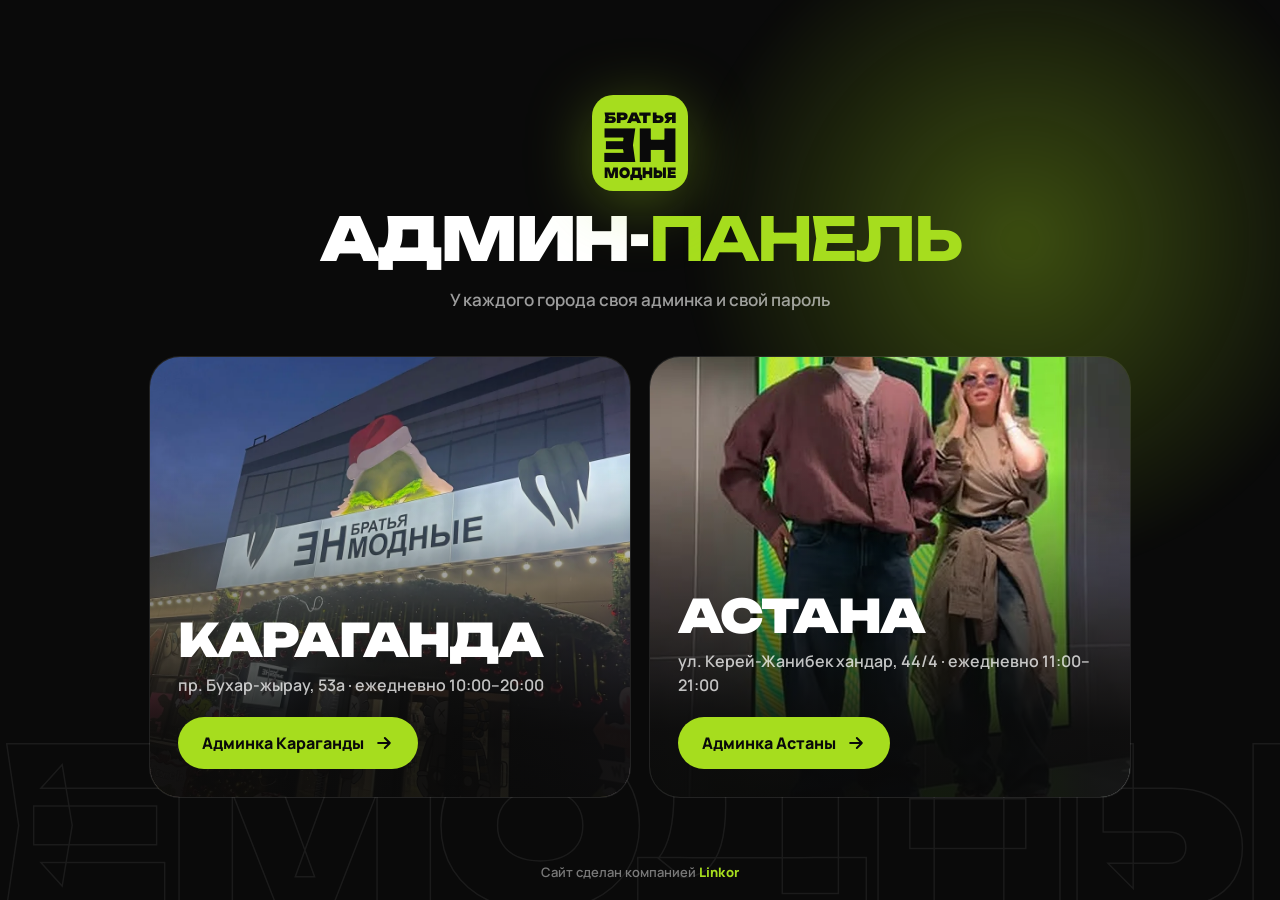
<file: admin.html>
<!doctype html>
<html lang="ru">
<head>
<meta charset="utf-8">
<meta name="viewport" content="width=device-width, initial-scale=1, viewport-fit=cover">
<title>Админка — Братья Немодные</title>
<meta name="robots" content="noindex, nofollow">
<meta name="description" content="Братья Немодные — кроссовки, одежда и куртки. Шоурумы в Караганде и Астане.">
<meta name="theme-color" content="#0A0A0A">
<meta property="og:image" content="media/brothers-hero.webp">
<link rel="icon" href="data:image/svg+xml,%3Csvg xmlns='http://www.w3.org/2000/svg' viewBox='0 0 64 64'%3E%3Crect width='64' height='64' rx='14' fill='%23A6DD1E'/%3E%3Ctext x='32' y='44' font-family='Arial Black,Arial' font-weight='900' font-size='30' text-anchor='middle' transform='translate(64 0) scale(-1 1)'%3EНЕ%3C/text%3E%3C/svg%3E">
<link rel="preconnect" href="https://fonts.googleapis.com">
<link rel="preconnect" href="https://fonts.gstatic.com" crossorigin>
<link href="https://fonts.googleapis.com/css2?family=Unbounded:wght@700;900&family=Manrope:wght@500;600;700;800&display=swap" rel="stylesheet">
<link rel="stylesheet" href="styles.css?v=6">
<style>
body { background: #0A0A0A; color: #fff; min-height: 100vh; min-height: 100dvh; }
.pick { position: relative; overflow: hidden; min-height: 100vh; min-height: 100dvh; display: grid; align-content: center; padding: 48px 0 56px; isolation: isolate; }
.pick__head { text-align: center; display: grid; justify-items: center; gap: 18px; margin-bottom: 44px; }
.pick__head .bn-logo { width: 96px; filter: drop-shadow(0 12px 32px rgba(166,221,30,.35)); }
.pick__head h1 { margin: 0; font: 900 clamp(34px, 5vw, 60px)/1 var(--display); text-transform: uppercase; letter-spacing: -.04em; }
.pick__head h1 b { color: var(--lime); }
.pick__head p { margin: 0; color: rgba(255,255,255,.6); font-weight: 600; font-size: 17px; }
.cities { display: grid; grid-template-columns: 1fr 1fr; gap: 20px; width: min(980px, 100%); margin: 0 auto; }
.city { position: relative; display: flex; flex-direction: column; justify-content: flex-end; min-height: 440px; border-radius: 30px; overflow: hidden; padding: 28px; color: #fff; box-shadow: 0 0 0 1px rgba(255,255,255,.1); transition: transform .35s cubic-bezier(.2,.9,.3,1.2), box-shadow .3s; }
.city img { position: absolute; inset: 0; width: 100%; height: 100%; object-fit: cover; z-index: -2; transition: transform .8s ease; }
.city::before { content: ''; position: absolute; inset: 0; z-index: -1; background: linear-gradient(180deg, rgba(10,10,10,0) 25%, rgba(10,10,10,.92) 85%); }
.city:hover { transform: translateY(-6px); box-shadow: 0 0 0 2px var(--lime), 0 30px 60px -20px rgba(166,221,30,.35); }
.city:hover img { transform: scale(1.06); }
.city h2 { margin: 0; font: 900 clamp(32px, 4vw, 46px)/1 var(--display); text-transform: uppercase; letter-spacing: -.04em; }
.city p { margin: 10px 0 0; color: rgba(255,255,255,.75); font-weight: 600; }
.city .go { margin-top: 20px; align-self: flex-start; display: inline-flex; align-items: center; gap: 10px; height: 52px; padding: 0 24px; border-radius: 99px; background: var(--lime); color: var(--ink); font-weight: 800; }
.city .go svg { width: 20px; height: 20px; fill: none; stroke: currentColor; stroke-width: 2.4; stroke-linecap: round; stroke-linejoin: round; }
@media (max-width: 720px) { .cities { grid-template-columns: 1fr; } .city { min-height: 300px; padding: 22px; } }
</style>
</head>
<body>
<main class="pick">
  <div class="hero__glow" aria-hidden="true"></div>
  <div class="hero__ghost" aria-hidden="true">НЕМОДНЫЕ</div>
  <div class="wrap">
    <div class="pick__head"><svg class="bn-logo" viewBox="0 0 120 120" role="img" aria-label="Братья Немодные"><rect width="120" height="120" rx="22" fill="#A6DD1E"/><g fill="#0A0A0A" font-family="Unbounded, Arial Black, sans-serif" font-weight="900"><text x="15" y="35" font-size="17.5" textLength="90" lengthAdjust="spacingAndGlyphs">БРАТЬЯ</text><text transform="translate(120 0) scale(-1 1)" x="13" y="84" font-size="56" textLength="94" lengthAdjust="spacingAndGlyphs">НЕ</text><text x="15" y="104" font-size="17.5" textLength="90" lengthAdjust="spacingAndGlyphs">МОДНЫЕ</text></g></svg><h1>Админ-<b>панель</b></h1><p>У каждого города своя админка и свой пароль</p></div>
    <div class="cities">
      <a class="city" href="karaganda/admin.html"><img src="media/store-front.webp" alt=""><h2>Караганда</h2><p>пр. Бухар-жырау, 53а · ежедневно 10:00–20:00</p><span class="go">Админка Караганды <svg viewBox="0 0 24 24"><path d="M5 12h14M13 6l6 6-6 6"/></svg></span></a>
      <a class="city" href="astana/admin.html"><img src="media/showroom-led.webp" alt=""><h2>Астана</h2><p>ул. Керей-Жанибек хандар, 44/4 · ежедневно 11:00–21:00</p><span class="go">Админка Астаны <svg viewBox="0 0 24 24"><path d="M5 12h14M13 6l6 6-6 6"/></svg></span></a>
    </div>
  </div>
  <p class="made made--pick">Сайт сделан компанией <b>Linkor</b></p>
</main>
</body>
</html>
</file>
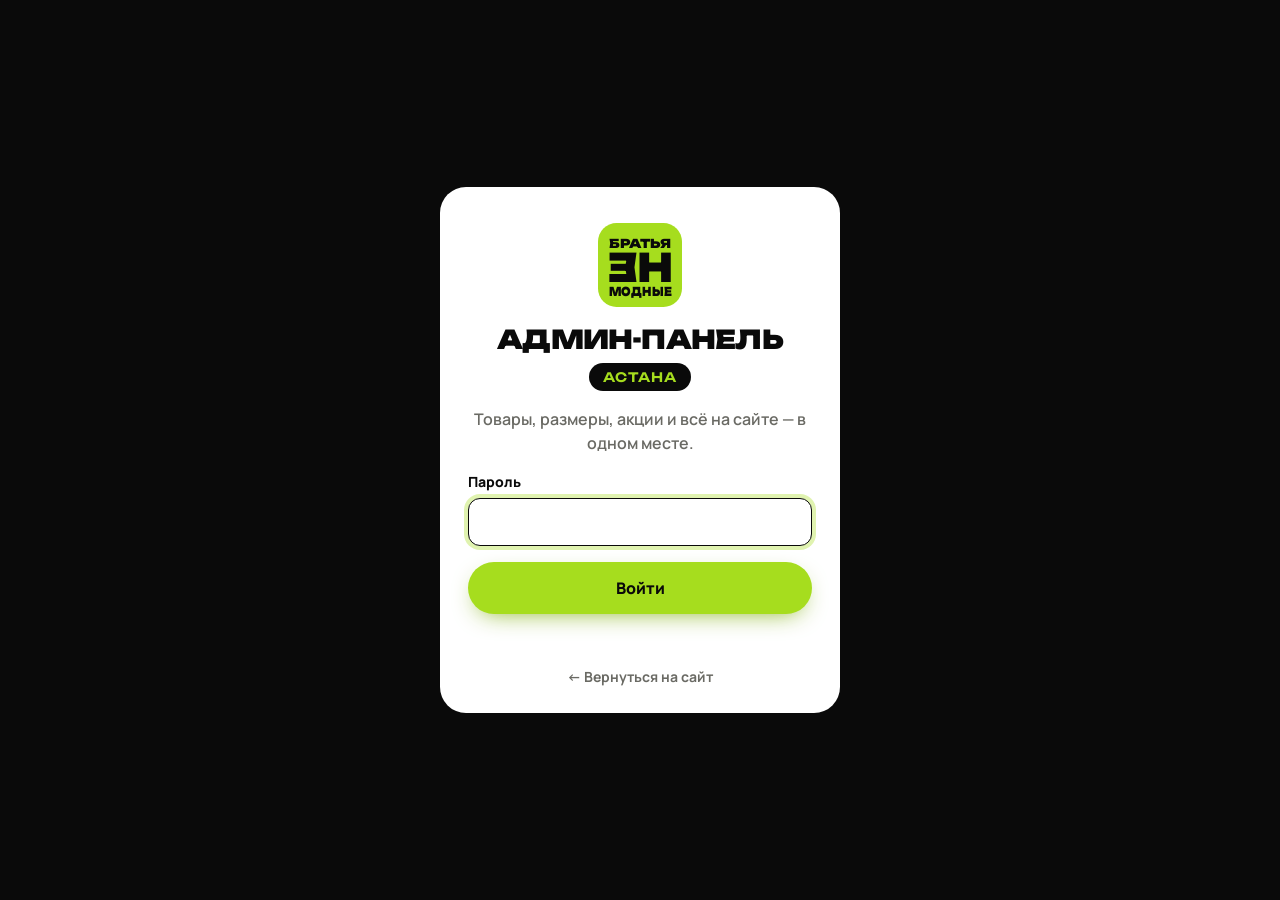
<file: astana/admin.html>
<!doctype html>
<html lang="ru">
<head>
<meta charset="utf-8">
<meta name="viewport" content="width=device-width, initial-scale=1, viewport-fit=cover">
<meta name="robots" content="noindex, nofollow">
<title>Админка Астана — Братья Немодные</title>
<meta name="theme-color" content="#0A0A0A">
<link rel="icon" href="data:image/svg+xml,%3Csvg xmlns='http://www.w3.org/2000/svg' viewBox='0 0 64 64'%3E%3Crect width='64' height='64' rx='14' fill='%23A6DD1E'/%3E%3Ctext x='32' y='44' font-family='Arial Black,Arial' font-weight='900' font-size='30' text-anchor='middle' transform='translate(64 0) scale(-1 1)'%3EНЕ%3C/text%3E%3C/svg%3E">
<link rel="preconnect" href="https://fonts.googleapis.com">
<link rel="preconnect" href="https://fonts.gstatic.com" crossorigin>
<link href="https://fonts.googleapis.com/css2?family=Unbounded:wght@700;900&family=Manrope:wght@500;600;700;800&display=swap" rel="stylesheet">
<link rel="stylesheet" href="../styles.css?v=6">
<link rel="stylesheet" href="../admin.css?v=5">
</head>
<body class="adm">

<!-- ВХОД -->
<section class="login" id="login" hidden>
  <form class="login__box" id="loginForm">
    <div class="login__logo" id="loginLogo"></div>
    <h1>Админ-панель</h1>
    <p class="login__city">Астана</p>
    <p>Товары, размеры, акции и всё на сайте — в одном месте.</p>
    <label class="fld"><span>Пароль</span><input class="inp" type="password" id="pwd" autocomplete="current-password" required></label>
    <button class="btn btn--lime btn--block" id="loginBtn">Войти</button>
    <p class="login__err" id="loginErr" role="alert"></p>
    <a href="./" class="login__back">← Вернуться на сайт</a>
  </form>
</section>

<!-- ПАНЕЛЬ -->
<div class="app" id="app" hidden>
  <aside class="side">
    <div class="side__logo"><span id="sideLogo"></span><b class="side__city">Астана</b></div>
    <nav class="tabs" id="tabs">
      <button data-tab="items" class="on"><svg viewBox="0 0 24 24"><path d="M4 7l8-4 8 4v10l-8 4-8-4z"/><path d="M4 7l8 4 8-4M12 11v10"/></svg><span>Товары</span><em id="cntItems"></em></button>
      <button data-tab="promos"><svg viewBox="0 0 24 24"><path d="M3 12V4h8l10 10-8 8z"/><circle cx="7.5" cy="8.5" r="1.5"/></svg><span>Акции</span><em id="cntPromos"></em></button>
      <button data-tab="cats"><svg viewBox="0 0 24 24"><rect x="3" y="3" width="7" height="7" rx="2"/><rect x="14" y="3" width="7" height="7" rx="2"/><rect x="3" y="14" width="7" height="7" rx="2"/><rect x="14" y="14" width="7" height="7" rx="2"/></svg><span>Категории</span></button>
      <button data-tab="site"><svg viewBox="0 0 24 24"><circle cx="12" cy="12" r="3"/><path d="M19.4 15a1.7 1.7 0 0 0 .3 1.8l.1.1a2 2 0 1 1-2.8 2.8l-.1-.1a1.7 1.7 0 0 0-1.8-.3 1.7 1.7 0 0 0-1 1.5V21a2 2 0 1 1-4 0v-.1a1.7 1.7 0 0 0-1.1-1.5 1.7 1.7 0 0 0-1.8.3l-.1.1a2 2 0 1 1-2.8-2.8l.1-.1a1.7 1.7 0 0 0 .3-1.8 1.7 1.7 0 0 0-1.5-1H3a2 2 0 1 1 0-4h.1a1.7 1.7 0 0 0 1.5-1.1 1.7 1.7 0 0 0-.3-1.8l-.1-.1a2 2 0 1 1 2.8-2.8l.1.1a1.7 1.7 0 0 0 1.8.3H9a1.7 1.7 0 0 0 1-1.5V3a2 2 0 1 1 4 0v.1a1.7 1.7 0 0 0 1 1.5 1.7 1.7 0 0 0 1.8-.3l.1-.1a2 2 0 1 1 2.8 2.8l-.1.1a1.7 1.7 0 0 0-.3 1.8V9a1.7 1.7 0 0 0 1.5 1H21a2 2 0 1 1 0 4h-.1a1.7 1.7 0 0 0-1.5 1z"/></svg><span>Сайт</span></button>
    </nav>
    <div class="side__foot">
      <a href="./" target="_blank" class="side__link">Открыть сайт ↗</a>
      <button class="side__link" id="logout">Выйти</button>
    </div>
  </aside>

  <main class="main">
    <!-- ТОВАРЫ -->
    <section class="pane" data-pane="items">
      <header class="pane__head">
        <div><h1>Товары</h1><p id="itemsSub">Добавляйте кроссовки и одежду, отмечайте размеры в наличии</p></div>
        <button class="btn btn--lime" id="addItem"><b>+</b> Добавить товар</button>
      </header>
      <div class="toolbar">
        <label class="search"><svg viewBox="0 0 24 24"><circle cx="11" cy="11" r="7"/><path d="M20 20l-3.5-3.5"/></svg><input type="search" id="itemQ" placeholder="Поиск по названию или бренду"></label>
        <div class="chips" id="itemCats"></div>
      </div>
      <div class="rows" id="itemRows"></div>
    </section>

    <!-- АКЦИИ -->
    <section class="pane" data-pane="promos" hidden>
      <header class="pane__head">
        <div><h1>Акции</h1><p>Kaspi-рассрочка, Жума, Чёрная пятница, скидки на категории — с фото и видео</p></div>
        <button class="btn btn--lime" id="addPromo"><b>+</b> Новая акция</button>
      </header>
      <div class="ptpl" id="promoTpls"></div>
      <div class="pgrid" id="promoRows"></div>
    </section>

    <!-- КАТЕГОРИИ -->
    <section class="pane" data-pane="cats" hidden>
      <header class="pane__head">
        <div><h1>Категории</h1><p>Разделы каталога на сайте. Порядок здесь = порядок на сайте</p></div>
      </header>
      <div class="card-box">
        <div id="catRows" class="cat-rows"></div>
        <form class="cat-add" id="catAdd"><input class="inp" id="catNew" placeholder="Новая категория, например «Сумки»" required><button class="btn btn--ink">Добавить</button></form>
      </div>
    </section>

    <!-- САЙТ -->
    <section class="pane" data-pane="site" hidden>
      <header class="pane__head">
        <div><h1>Сайт и контакты</h1><p>Тексты, фото, WhatsApp, Instagram и адреса шоурумов</p></div>
        <button class="btn btn--lime" id="saveSite">Сохранить</button>
      </header>
      <div class="site-grid" id="siteForm"></div>
    </section>
  </main>
</div>

<!-- РЕДАКТОР ТОВАРА / АКЦИИ -->
<div class="sheet" id="sheet" hidden>
  <div class="sheet__bg" data-sheet-close></div>
  <div class="sheet__box" role="dialog" aria-modal="true" aria-labelledby="sheetTitle">
    <header class="sheet__head">
      <button class="sheet__x" data-sheet-close aria-label="Закрыть">←</button>
      <h2 id="sheetTitle">Товар</h2>
      <button class="btn btn--lime btn--sm" id="sheetSave">Сохранить</button>
    </header>
    <div class="sheet__body">
      <div class="sheet__form" id="sheetForm"></div>
      <aside class="sheet__preview"><p class="lbl">Так увидят покупатели</p><div id="sheetPreview"></div></aside>
    </div>
  </div>
</div>

<div class="toast" id="toast" role="status" aria-live="polite"></div>
<div class="busy" id="busy" hidden><div><span class="spin"></span><p id="busyText">Сохраняю…</p><div class="bar"><i id="busyBar"></i></div></div></div>
<input type="file" id="filePick" hidden>

<script>window.BN_CITY = "ast"; window.BN_BASE = "../";</script>
<script src="../common.js?v=5"></script>
<script src="../admin.js?v=5"></script>
</body>
</html>
</file>
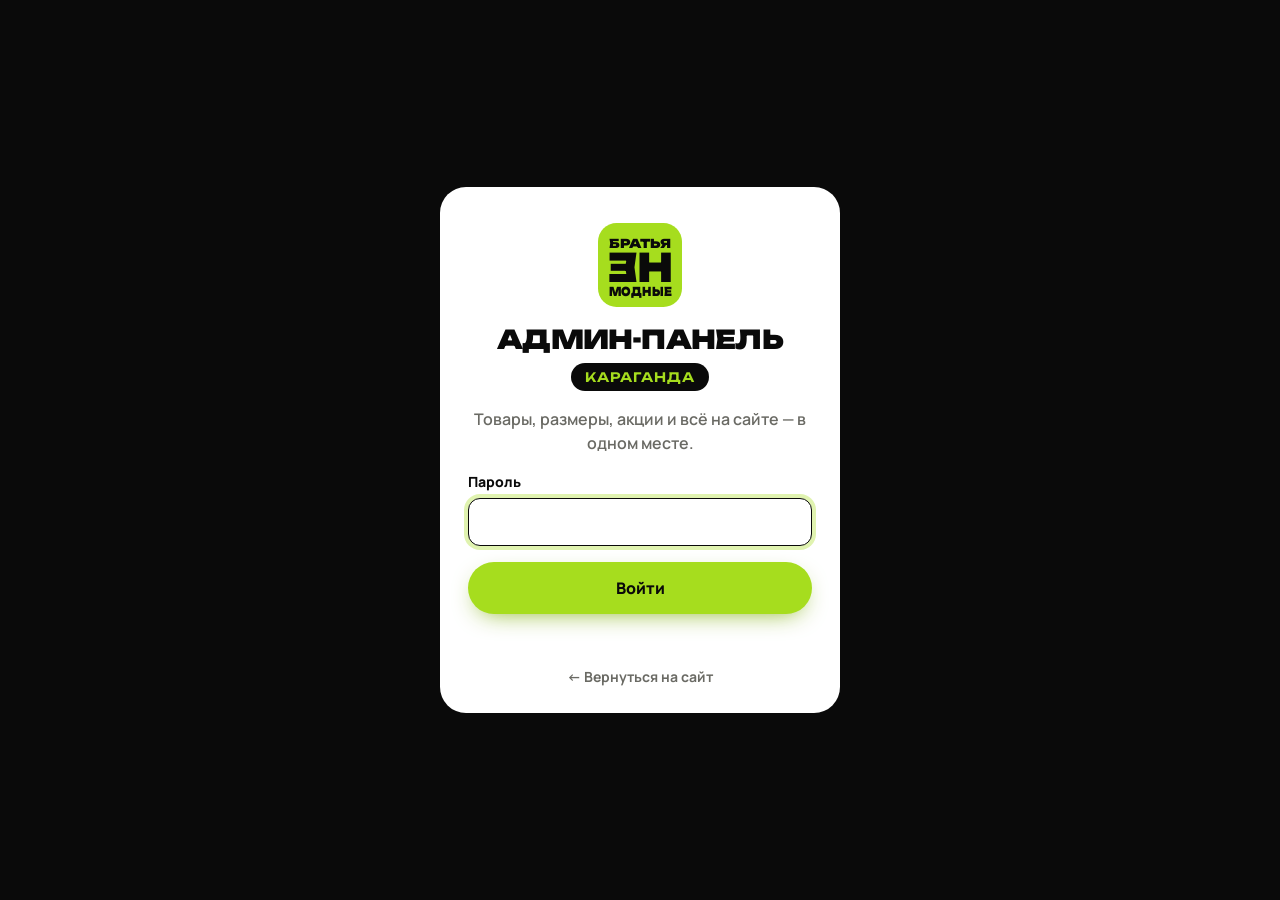
<file: karaganda/admin.html>
<!doctype html>
<html lang="ru">
<head>
<meta charset="utf-8">
<meta name="viewport" content="width=device-width, initial-scale=1, viewport-fit=cover">
<meta name="robots" content="noindex, nofollow">
<title>Админка Караганда — Братья Немодные</title>
<meta name="theme-color" content="#0A0A0A">
<link rel="icon" href="data:image/svg+xml,%3Csvg xmlns='http://www.w3.org/2000/svg' viewBox='0 0 64 64'%3E%3Crect width='64' height='64' rx='14' fill='%23A6DD1E'/%3E%3Ctext x='32' y='44' font-family='Arial Black,Arial' font-weight='900' font-size='30' text-anchor='middle' transform='translate(64 0) scale(-1 1)'%3EНЕ%3C/text%3E%3C/svg%3E">
<link rel="preconnect" href="https://fonts.googleapis.com">
<link rel="preconnect" href="https://fonts.gstatic.com" crossorigin>
<link href="https://fonts.googleapis.com/css2?family=Unbounded:wght@700;900&family=Manrope:wght@500;600;700;800&display=swap" rel="stylesheet">
<link rel="stylesheet" href="../styles.css?v=6">
<link rel="stylesheet" href="../admin.css?v=5">
</head>
<body class="adm">

<!-- ВХОД -->
<section class="login" id="login" hidden>
  <form class="login__box" id="loginForm">
    <div class="login__logo" id="loginLogo"></div>
    <h1>Админ-панель</h1>
    <p class="login__city">Караганда</p>
    <p>Товары, размеры, акции и всё на сайте — в одном месте.</p>
    <label class="fld"><span>Пароль</span><input class="inp" type="password" id="pwd" autocomplete="current-password" required></label>
    <button class="btn btn--lime btn--block" id="loginBtn">Войти</button>
    <p class="login__err" id="loginErr" role="alert"></p>
    <a href="./" class="login__back">← Вернуться на сайт</a>
  </form>
</section>

<!-- ПАНЕЛЬ -->
<div class="app" id="app" hidden>
  <aside class="side">
    <div class="side__logo"><span id="sideLogo"></span><b class="side__city">Караганда</b></div>
    <nav class="tabs" id="tabs">
      <button data-tab="items" class="on"><svg viewBox="0 0 24 24"><path d="M4 7l8-4 8 4v10l-8 4-8-4z"/><path d="M4 7l8 4 8-4M12 11v10"/></svg><span>Товары</span><em id="cntItems"></em></button>
      <button data-tab="promos"><svg viewBox="0 0 24 24"><path d="M3 12V4h8l10 10-8 8z"/><circle cx="7.5" cy="8.5" r="1.5"/></svg><span>Акции</span><em id="cntPromos"></em></button>
      <button data-tab="cats"><svg viewBox="0 0 24 24"><rect x="3" y="3" width="7" height="7" rx="2"/><rect x="14" y="3" width="7" height="7" rx="2"/><rect x="3" y="14" width="7" height="7" rx="2"/><rect x="14" y="14" width="7" height="7" rx="2"/></svg><span>Категории</span></button>
      <button data-tab="site"><svg viewBox="0 0 24 24"><circle cx="12" cy="12" r="3"/><path d="M19.4 15a1.7 1.7 0 0 0 .3 1.8l.1.1a2 2 0 1 1-2.8 2.8l-.1-.1a1.7 1.7 0 0 0-1.8-.3 1.7 1.7 0 0 0-1 1.5V21a2 2 0 1 1-4 0v-.1a1.7 1.7 0 0 0-1.1-1.5 1.7 1.7 0 0 0-1.8.3l-.1.1a2 2 0 1 1-2.8-2.8l.1-.1a1.7 1.7 0 0 0 .3-1.8 1.7 1.7 0 0 0-1.5-1H3a2 2 0 1 1 0-4h.1a1.7 1.7 0 0 0 1.5-1.1 1.7 1.7 0 0 0-.3-1.8l-.1-.1a2 2 0 1 1 2.8-2.8l.1.1a1.7 1.7 0 0 0 1.8.3H9a1.7 1.7 0 0 0 1-1.5V3a2 2 0 1 1 4 0v.1a1.7 1.7 0 0 0 1 1.5 1.7 1.7 0 0 0 1.8-.3l.1-.1a2 2 0 1 1 2.8 2.8l-.1.1a1.7 1.7 0 0 0-.3 1.8V9a1.7 1.7 0 0 0 1.5 1H21a2 2 0 1 1 0 4h-.1a1.7 1.7 0 0 0-1.5 1z"/></svg><span>Сайт</span></button>
    </nav>
    <div class="side__foot">
      <a href="./" target="_blank" class="side__link">Открыть сайт ↗</a>
      <button class="side__link" id="logout">Выйти</button>
    </div>
  </aside>

  <main class="main">
    <!-- ТОВАРЫ -->
    <section class="pane" data-pane="items">
      <header class="pane__head">
        <div><h1>Товары</h1><p id="itemsSub">Добавляйте кроссовки и одежду, отмечайте размеры в наличии</p></div>
        <button class="btn btn--lime" id="addItem"><b>+</b> Добавить товар</button>
      </header>
      <div class="toolbar">
        <label class="search"><svg viewBox="0 0 24 24"><circle cx="11" cy="11" r="7"/><path d="M20 20l-3.5-3.5"/></svg><input type="search" id="itemQ" placeholder="Поиск по названию или бренду"></label>
        <div class="chips" id="itemCats"></div>
      </div>
      <div class="rows" id="itemRows"></div>
    </section>

    <!-- АКЦИИ -->
    <section class="pane" data-pane="promos" hidden>
      <header class="pane__head">
        <div><h1>Акции</h1><p>Kaspi-рассрочка, Жума, Чёрная пятница, скидки на категории — с фото и видео</p></div>
        <button class="btn btn--lime" id="addPromo"><b>+</b> Новая акция</button>
      </header>
      <div class="ptpl" id="promoTpls"></div>
      <div class="pgrid" id="promoRows"></div>
    </section>

    <!-- КАТЕГОРИИ -->
    <section class="pane" data-pane="cats" hidden>
      <header class="pane__head">
        <div><h1>Категории</h1><p>Разделы каталога на сайте. Порядок здесь = порядок на сайте</p></div>
      </header>
      <div class="card-box">
        <div id="catRows" class="cat-rows"></div>
        <form class="cat-add" id="catAdd"><input class="inp" id="catNew" placeholder="Новая категория, например «Сумки»" required><button class="btn btn--ink">Добавить</button></form>
      </div>
    </section>

    <!-- САЙТ -->
    <section class="pane" data-pane="site" hidden>
      <header class="pane__head">
        <div><h1>Сайт и контакты</h1><p>Тексты, фото, WhatsApp, Instagram и адреса шоурумов</p></div>
        <button class="btn btn--lime" id="saveSite">Сохранить</button>
      </header>
      <div class="site-grid" id="siteForm"></div>
    </section>
  </main>
</div>

<!-- РЕДАКТОР ТОВАРА / АКЦИИ -->
<div class="sheet" id="sheet" hidden>
  <div class="sheet__bg" data-sheet-close></div>
  <div class="sheet__box" role="dialog" aria-modal="true" aria-labelledby="sheetTitle">
    <header class="sheet__head">
      <button class="sheet__x" data-sheet-close aria-label="Закрыть">←</button>
      <h2 id="sheetTitle">Товар</h2>
      <button class="btn btn--lime btn--sm" id="sheetSave">Сохранить</button>
    </header>
    <div class="sheet__body">
      <div class="sheet__form" id="sheetForm"></div>
      <aside class="sheet__preview"><p class="lbl">Так увидят покупатели</p><div id="sheetPreview"></div></aside>
    </div>
  </div>
</div>

<div class="toast" id="toast" role="status" aria-live="polite"></div>
<div class="busy" id="busy" hidden><div><span class="spin"></span><p id="busyText">Сохраняю…</p><div class="bar"><i id="busyBar"></i></div></div></div>
<input type="file" id="filePick" hidden>

<script>window.BN_CITY = "krg"; window.BN_BASE = "../";</script>
<script src="../common.js?v=5"></script>
<script src="../admin.js?v=5"></script>
</body>
</html>
</file>
<file: styles.css>
/* Братья Немодные — сайт магазина */
:root {
  --lime: #A6DD1E;
  --lime-2: #C4F23A;
  --lime-ink: #2D3D00;
  --ink: #0A0A0A;
  --ink-2: #1A1A1A;
  --paper: #FFFFFF;
  --concrete: #F3F3EF;
  --concrete-2: #E9E9E3;
  --line: #E2E2DC;
  --muted: #6A6A64;
  --red: #F14635;
  --r: 18px;
  --r-sm: 12px;
  --shadow: 0 1px 2px rgba(0,0,0,.05), 0 12px 32px -12px rgba(0,0,0,.18);
  --display: 'Unbounded', 'Arial Black', system-ui, sans-serif;
  --body: 'Manrope', system-ui, -apple-system, 'Segoe UI', sans-serif;
  color-scheme: light;
}
* { box-sizing: border-box; }
html { scroll-behavior: smooth; -webkit-text-size-adjust: 100%; }
body { margin: 0; background: var(--paper); color: var(--ink); font: 500 16px/1.5 var(--body); overflow-x: hidden; }
img, video { display: block; max-width: 100%; }
a { color: inherit; text-decoration: none; }
button { font: inherit; color: inherit; cursor: pointer; }
[hidden] { display: none !important; }
:focus-visible { outline: 3px solid var(--lime); outline-offset: 2px; }
.wrap { width: min(1240px, 100% - 32px); margin-inline: auto; position: relative; z-index: 1; }

/* ---------- логотип ---------- */
svg.bn-logo { display: block; width: 100%; height: auto; border-radius: 22%; }

/* ---------- бегущая строка ---------- */
.ticker { background: var(--lime); color: var(--ink); overflow: hidden; white-space: nowrap; font: 800 11px/1 var(--display); letter-spacing: .1em; text-transform: uppercase; position: relative; z-index: 31; }
.ticker__track { display: inline-flex; padding: 9px 0; animation: tick 45s linear infinite; }
.ticker__track span { padding: 0 20px; display: inline-flex; align-items: center; gap: 20px; }
.ticker__track span::after { content: ''; width: 6px; height: 6px; background: var(--ink); border-radius: 50%; }
@keyframes tick { to { transform: translateX(-50%); } }

/* ---------- шапка ---------- */
.top { position: sticky; top: 0; z-index: 30; background: rgba(10,10,10,.78); backdrop-filter: saturate(1.6) blur(18px); -webkit-backdrop-filter: saturate(1.6) blur(18px); border-bottom: 1px solid rgba(255,255,255,.08); color: #fff; }
.top__in { display: flex; align-items: center; gap: 28px; height: 76px; }
.brand { display: flex; align-items: center; gap: 14px; flex: none; }
.brand__mark { width: 50px; display: block; transition: transform .35s cubic-bezier(.2,.9,.3,1.3); filter: drop-shadow(0 6px 18px rgba(166,221,30,.28)); }
.brand:hover .brand__mark { transform: rotate(-8deg) scale(1.06); }
.brand__word { display: grid; line-height: 1.1; }
.brand__word b { font: 900 15px/1.1 var(--display); text-transform: uppercase; letter-spacing: .01em; }
.brand__word small { font-size: 11px; font-weight: 700; letter-spacing: .16em; text-transform: uppercase; color: rgba(255,255,255,.5); margin-top: 4px; }
.top__nav { display: flex; gap: 4px; margin: 0 auto; }
.top__nav a { position: relative; padding: 10px 16px; font-weight: 700; font-size: 15px; color: rgba(255,255,255,.72); transition: color .2s; }
.top__nav a::after { content: ''; position: absolute; left: 16px; right: 16px; bottom: 4px; height: 2px; background: var(--lime); border-radius: 2px; transform: scaleX(0); transform-origin: left; transition: transform .3s; }
.top__nav a:hover { color: #fff; }
.top__nav a:hover::after { transform: scaleX(1); }
.top__act { display: flex; gap: 10px; align-items: center; margin-left: auto; }
.top__nav + .top__act { margin-left: 0; }
.icon-btn { width: 44px; height: 44px; border-radius: 50%; display: grid; place-items: center; border: 1.5px solid rgba(255,255,255,.18); color: #fff; transition: border-color .2s, background .2s, color .2s; }
.icon-btn:hover { border-color: var(--lime); color: var(--lime); }
.icon-btn svg { width: 20px; height: 20px; fill: none; stroke: currentColor; stroke-width: 2; }
.icon-btn svg .fill { fill: currentColor; stroke: none; }

/* ---------- кнопки ---------- */
.btn { display: inline-flex; align-items: center; justify-content: center; gap: 10px; min-height: 52px; padding: 0 26px; border-radius: 99px; font-weight: 800; font-size: 16px; border: 2px solid transparent; transition: transform .15s, background .2s, box-shadow .2s, color .2s; cursor: pointer; text-align: center; }
.btn:active { transform: translateY(1px) scale(.99); }
.btn--sm { min-height: 44px; padding: 0 18px; font-size: 15px; }
.btn--lime { background: var(--lime); color: var(--ink); box-shadow: 0 8px 24px -10px rgba(120,170,0,.9); }
.btn--lime:hover { background: var(--lime-2); }
.btn--ink { background: var(--ink); color: #fff; }
.btn--ink:hover { background: #262626; }
.btn--ghost { border-color: var(--ink); color: var(--ink); background: transparent; }
.btn--ghost:hover { background: var(--ink); color: #fff; }
.btn--block { width: 100%; }
.btn .arr { width: 20px; height: 20px; fill: none; stroke: currentColor; stroke-width: 2.4; stroke-linecap: round; stroke-linejoin: round; }
.wa-ic { width: 20px; height: 20px; fill: currentColor; }

/* ---------- силуэты игрушек на фоне ---------- */
.figs { position: absolute; inset: 0; overflow: hidden; pointer-events: none; z-index: 0; }
.fig { position: absolute; fill: var(--ink); opacity: .045; animation: float 9s ease-in-out infinite; }
.fig svg { width: 100%; height: auto; display: block; }
.fig--lime { fill: var(--lime); opacity: .55; }
.fig--outline { fill: none; opacity: .12; }
.fig--outline svg * { fill: none; stroke: var(--ink); stroke-width: 2.5; }
.figs--soft .fig { opacity: .035; }
.figs--dark .fig { fill: #fff; opacity: .05; }
.figs--dark .fig--lime { fill: var(--lime); opacity: .14; }
@keyframes float { 0%,100% { transform: translateY(0) rotate(var(--rot, 0deg)); } 50% { transform: translateY(-14px) rotate(calc(var(--rot, 0deg) + 3deg)); } }
@media (prefers-reduced-motion: reduce) { .fig, .ticker__track { animation: none; } html { scroll-behavior: auto; } }

/* ---------- главный экран ---------- */
.hero { position: relative; overflow: hidden; background: #0A0A0A; color: #fff; isolation: isolate; }
.hero::before { content: ''; position: absolute; inset: 0; background-image: linear-gradient(rgba(255,255,255,.035) 1px, transparent 1px), linear-gradient(90deg, rgba(255,255,255,.035) 1px, transparent 1px); background-size: 64px 64px; mask-image: radial-gradient(ellipse at 70% 40%, #000 20%, transparent 75%); -webkit-mask-image: radial-gradient(ellipse at 70% 40%, #000 20%, transparent 75%); z-index: -1; }
.hero__glow { position: absolute; width: 760px; height: 760px; right: -120px; top: -140px; background: radial-gradient(circle, rgba(166,221,30,.32), rgba(166,221,30,0) 62%); filter: blur(10px); z-index: -1; pointer-events: none; }
.hero__ghost { position: absolute; left: 50%; bottom: -0.16em; transform: translateX(-50%); font: 900 clamp(90px, 17vw, 260px)/1 var(--display); letter-spacing: -.04em; color: transparent; -webkit-text-stroke: 1.5px rgba(255,255,255,.07); white-space: nowrap; pointer-events: none; z-index: -1; }
.hero__in { display: grid; grid-template-columns: 1.08fr .92fr; gap: 64px; align-items: center; padding: 76px 0 104px; min-height: min(860px, calc(100vh - 110px)); }
.eyebrow { display: inline-flex; align-items: center; gap: 10px; margin: 0 0 26px; padding: 8px 16px 8px 12px; border-radius: 99px; border: 1px solid rgba(255,255,255,.14); background: rgba(255,255,255,.04); font: 700 12px/1 var(--display); letter-spacing: .12em; text-transform: uppercase; color: rgba(255,255,255,.85); }
.eyebrow i { width: 8px; height: 8px; border-radius: 50%; background: var(--lime); box-shadow: 0 0 0 0 rgba(166,221,30,.7); animation: pulse 2s infinite; }
@keyframes pulse { 70% { box-shadow: 0 0 0 10px rgba(166,221,30,0); } 100% { box-shadow: 0 0 0 0 rgba(166,221,30,0); } }
.hero__title { margin: 0; font: 900 clamp(40px, 5.4vw, 82px)/.94 var(--display); letter-spacing: -.045em; text-transform: uppercase; }
.hero__title .ln { display: block; overflow: hidden; padding-bottom: .04em; }
.hero__title .ln > span { display: inline-block; animation: rise .9s cubic-bezier(.2,.8,.2,1) both; }
.hero__title .hl { color: var(--lime); text-shadow: 0 0 42px rgba(166,221,30,.38); }
@keyframes rise { from { transform: translateY(105%); } }
.hero__lead { margin: 28px 0 0; max-width: 500px; font-size: 18px; line-height: 1.6; color: rgba(255,255,255,.66); }
.hero__cta { display: flex; flex-wrap: wrap; gap: 12px; margin-top: 36px; }
.btn--lg { min-height: 58px; padding: 0 30px; font-size: 16px; }
.btn--line { border-color: rgba(255,255,255,.3); color: #fff; }
.btn--line:hover { border-color: #fff; background: #fff; color: var(--ink); }
.hero__trust { list-style: none; margin: 48px 0 0; padding: 0; display: flex; }
.hero__trust li { padding: 0 28px; border-left: 1px solid rgba(255,255,255,.12); }
.hero__trust li:first-child { padding-left: 0; border-left: 0; }
.hero__trust b { display: flex; align-items: baseline; gap: 8px; font: 900 26px/1 var(--display); letter-spacing: -.02em; white-space: nowrap; }
.hero__trust em { font-style: normal; font-size: 12px; color: var(--lime); letter-spacing: 1px; }
.hero__trust li > span { display: block; margin-top: 8px; font-size: 13px; font-weight: 600; color: rgba(255,255,255,.5); }

.hero__media { position: relative; justify-self: center; width: min(470px, 100%); }
.hero__photo { position: relative; margin: 0; aspect-ratio: 4/5; border-radius: 34px; overflow: hidden; background: #e6e6e3; box-shadow: 0 40px 80px -30px rgba(0,0,0,.8), 0 0 0 1px rgba(255,255,255,.08); }
.hero__photo img { width: 100%; height: 100%; object-fit: cover; object-position: 50% 30%; animation: zoomin 1.6s cubic-bezier(.2,.8,.2,1) both; }
@keyframes zoomin { from { transform: scale(1.1); opacity: 0; } }
.hero__photo figcaption { position: absolute; left: 16px; right: 16px; bottom: 16px; display: flex; align-items: center; gap: 10px; padding: 12px 16px; border-radius: 16px; background: rgba(10,10,10,.55); backdrop-filter: blur(12px); -webkit-backdrop-filter: blur(12px); font-weight: 700; font-size: 14px; color: #fff; border: 1px solid rgba(255,255,255,.12); }
.hero__photo .dot { width: 8px; height: 8px; border-radius: 50%; background: var(--lime); flex: none; }
.hero__mini { position: absolute; left: -84px; bottom: 70px; width: 150px; margin: 0; aspect-ratio: 3/4; border-radius: 20px; overflow: hidden; border: 5px solid #0A0A0A; box-shadow: 0 24px 50px -16px rgba(0,0,0,.8); transform: rotate(-7deg); background: #222; }
.hero__mini img { width: 100%; height: 100%; object-fit: cover; }
.seal { position: absolute; right: -52px; top: -46px; width: 138px; height: 138px; display: grid; place-items: center; }
.seal svg { position: absolute; inset: 0; width: 100%; height: 100%; animation: spin 18s linear infinite; }
.seal text { font: 800 15.5px var(--display); letter-spacing: 2.3px; fill: #fff; }
.seal__core { width: 76px; height: 76px; border-radius: 50%; background: var(--lime); color: var(--ink); display: grid; place-items: center; box-shadow: 0 10px 30px -6px rgba(166,221,30,.55); }
.seal__core b { font: 900 30px/1 var(--display); transform: scaleX(-1); letter-spacing: -.04em; }
@keyframes spin { to { transform: rotate(360deg); } }
.price-tag { position: absolute; right: -30px; bottom: 120px; background: #fff; color: var(--ink); border-radius: 18px; padding: 14px 18px; box-shadow: 0 20px 40px -14px rgba(0,0,0,.6); transform: rotate(4deg); }
.price-tag span { display: block; font-size: 12px; font-weight: 700; color: var(--muted); text-transform: uppercase; letter-spacing: .08em; }
.price-tag b { font: 900 24px/1.1 var(--display); letter-spacing: -.02em; }
.price-tag::before { content: ''; position: absolute; left: -7px; top: 50%; width: 14px; height: 14px; margin-top: -7px; border-radius: 50%; background: var(--lime); border: 3px solid #fff; }

/* ---------- бренды ---------- */
.brands { background: #0A0A0A; border-top: 1px solid rgba(255,255,255,.08); overflow: hidden; white-space: nowrap; }
.brands__track { display: inline-flex; padding: 26px 0; animation: tick 50s linear infinite; }
.brands__track span { padding: 0 34px; font: 900 22px/1 var(--display); letter-spacing: -.02em; text-transform: uppercase; color: rgba(255,255,255,.3); }
.brands__track span:nth-child(odd) { color: transparent; -webkit-text-stroke: 1px rgba(255,255,255,.38); }

@media (max-width: 980px) {
  .hero__in { grid-template-columns: 1fr; gap: 56px; padding: 48px 0 80px; min-height: 0; }
  .hero__media { width: min(420px, 82%); }
}
@media (max-width: 640px) {
  .top__in { height: 64px; gap: 12px; }
  .brand { gap: 10px; }
  .brand__mark { width: 42px; }
  .brand__word b { font-size: 12.5px; }
  .brand__word small { font-size: 9.5px; letter-spacing: .12em; }
  .hero__in { padding: 36px 0 64px; gap: 44px; }
  .hero__cta .btn { width: 100%; }
  .hero__trust li { padding: 0 14px; }
  .hero__trust b { font-size: 19px; }
  .hero__trust em { display: none; }
  .hero__trust li > span { font-size: 11.5px; }
  .hero__media { width: 82%; }
  .hero__mini { width: 100px; left: -26px; bottom: 120px; border-width: 4px; }
  .seal { width: 100px; height: 100px; right: -20px; top: -34px; }
  .seal__core { width: 54px; height: 54px; }
  .seal__core b { font-size: 21px; }
  .price-tag { right: -16px; bottom: 92px; padding: 10px 13px; }
  .price-tag b { font-size: 18px; }
  .brands__track span { font-size: 17px; padding: 0 22px; }
}

/* ---------- секции ---------- */
.sec { position: relative; padding: 88px 0; }
.sec--catalog { background: var(--paper); }
.sec__head { margin-bottom: 32px; }
.sec__head--row { display: flex; align-items: flex-end; justify-content: space-between; gap: 24px; flex-wrap: wrap; }
.h2 { margin: 0; font: 900 clamp(32px, 4.6vw, 56px)/1 var(--display); letter-spacing: -.035em; text-transform: uppercase; display: flex; align-items: center; gap: 14px; }
.h2--light { color: #fff; }
.lime-dot { width: 18px; height: 18px; border-radius: 50%; background: var(--lime); display: inline-block; box-shadow: 0 0 0 6px rgba(166,221,30,.25); }
.sec__sub { margin: 10px 0 0; color: var(--muted); font-weight: 600; font-size: 16px; }

/* ---------- акции ---------- */
.promos { display: grid; grid-auto-flow: column; grid-auto-columns: minmax(300px, 1fr); gap: 18px; overflow-x: auto; scroll-snap-type: x mandatory; padding: 4px 2px 18px; scrollbar-width: thin; }
.promo { --bg: var(--lime); --fg: var(--ink); scroll-snap-align: start; position: relative; display: flex; flex-direction: column; min-height: 400px; border-radius: 24px; overflow: hidden; background: var(--bg); color: var(--fg); text-align: left; border: 0; padding: 0; box-shadow: var(--shadow); transition: transform .25s; }
.promo:hover { transform: translateY(-4px); }
.promo__img { position: relative; height: 210px; overflow: hidden; background: rgba(0,0,0,.15); }
.promo__img img, .promo__img video { width: 100%; height: 100%; object-fit: cover; transition: transform .6s; }
.promo:hover .promo__img img { transform: scale(1.05); }
.promo__badge { position: absolute; left: 16px; top: 16px; background: var(--fg); color: var(--bg); font: 900 15px/1 var(--display); padding: 10px 14px; border-radius: 99px; letter-spacing: -.01em; }
.promo__body { padding: 22px 22px 24px; display: flex; flex-direction: column; flex: 1; }
.promo__title { margin: 0; font: 900 24px/1.05 var(--display); letter-spacing: -.03em; text-transform: uppercase; }
.promo__text { margin: 10px 0 0; font-size: 15px; opacity: .82; display: -webkit-box; -webkit-line-clamp: 3; -webkit-box-orient: vertical; overflow: hidden; }
.promo__foot { margin-top: auto; padding-top: 16px; display: flex; justify-content: space-between; align-items: center; gap: 10px; font-weight: 800; font-size: 14px; }
.promo__foot .go { width: 42px; height: 42px; border-radius: 50%; background: var(--fg); color: var(--bg); display: grid; place-items: center; flex: none; }
.promo__foot .go svg { width: 18px; height: 18px; fill: none; stroke: currentColor; stroke-width: 2.5; }
.promo--white { border: 1.5px solid var(--line); box-shadow: none; }

/* ---------- каталог ---------- */
.search { display: flex; align-items: center; gap: 10px; background: var(--concrete); border-radius: 99px; padding: 0 18px; height: 52px; width: min(380px, 100%); border: 2px solid transparent; transition: border-color .2s, background .2s; }
.search:focus-within { border-color: var(--ink); background: #fff; }
.search svg { width: 20px; height: 20px; fill: none; stroke: var(--muted); stroke-width: 2.2; flex: none; }
.search input { border: 0; background: none; outline: none; font: 600 16px var(--body); width: 100%; color: var(--ink); }
.chips { display: flex; gap: 8px; overflow-x: auto; padding-bottom: 6px; scrollbar-width: none; }
.chips::-webkit-scrollbar { display: none; }
.chip { flex: none; height: 44px; padding: 0 20px; border-radius: 99px; border: 1.5px solid var(--line); background: #fff; font-weight: 800; font-size: 15px; display: inline-flex; align-items: center; gap: 8px; transition: all .2s; }
.chip:hover { border-color: var(--ink); }
.chip.on { background: var(--ink); border-color: var(--ink); color: #fff; }
.chip small { font-size: 12px; opacity: .55; font-weight: 700; }
.chip.on small { color: var(--lime); opacity: 1; }
.filters { display: flex; flex-wrap: wrap; gap: 10px; align-items: center; margin: 14px 0 26px; }
.seg { display: inline-flex; background: var(--concrete); border-radius: 99px; padding: 4px; }
.seg button { border: 0; background: none; height: 38px; padding: 0 16px; border-radius: 99px; font-weight: 700; font-size: 14px; color: var(--muted); }
.seg button.on { background: #fff; color: var(--ink); box-shadow: 0 1px 4px rgba(0,0,0,.12); }
.select { display: inline-flex; align-items: center; gap: 8px; height: 46px; padding: 0 6px 0 16px; border-radius: 99px; background: var(--concrete); font-size: 14px; font-weight: 700; color: var(--muted); }
.select select { border: 0; background: transparent; font: 800 14px var(--body); color: var(--ink); height: 100%; padding: 0 8px; outline: none; cursor: pointer; }
.check { display: inline-flex; align-items: center; gap: 8px; font-weight: 700; font-size: 14px; cursor: pointer; height: 46px; padding: 0 6px; }
.check input { width: 20px; height: 20px; accent-color: var(--ink); }

.grid { display: grid; grid-template-columns: repeat(4, 1fr); gap: 22px 18px; }
.card { position: relative; text-align: left; background: none; border: 0; padding: 0; display: flex; flex-direction: column; }
.card__media { position: relative; aspect-ratio: 4/5; border-radius: var(--r); overflow: hidden; background: var(--concrete); }
.card__media img { width: 100%; height: 100%; object-fit: cover; transition: transform .5s ease, opacity .4s; }
.card__media img.alt { position: absolute; inset: 0; opacity: 0; }
.card:hover .card__media img { transform: scale(1.045); }
.card:hover .card__media img.alt { opacity: 1; }
.badges { position: absolute; left: 10px; top: 10px; display: flex; flex-direction: column; gap: 6px; align-items: flex-start; }
.badge { font: 800 11px/1 var(--display); letter-spacing: .04em; text-transform: uppercase; padding: 7px 10px; border-radius: 99px; background: #fff; color: var(--ink); }
.badge--lime { background: var(--lime); }
.badge--sale { background: var(--red); color: #fff; }
.badge--ink { background: var(--ink); color: #fff; }
.card__vid { position: absolute; right: 10px; top: 10px; width: 34px; height: 34px; border-radius: 50%; background: rgba(0,0,0,.6); display: grid; place-items: center; }
.card__vid svg { width: 11px; height: 12px; margin-left: 2px; }
.card__out { position: absolute; inset: 0; background: rgba(255,255,255,.6); display: grid; place-items: center; font: 800 13px var(--display); text-transform: uppercase; letter-spacing: .05em; }
.card__body { padding: 14px 4px 0; }
.card__brand { font-size: 13px; font-weight: 700; color: var(--muted); text-transform: uppercase; letter-spacing: .06em; }
.card__title { margin: 3px 0 0; font-size: 16px; font-weight: 800; line-height: 1.3; }
.card__price { margin-top: 8px; display: flex; align-items: baseline; gap: 8px; flex-wrap: wrap; }
.card__price b { font: 900 19px/1 var(--display); letter-spacing: -.02em; }
.card__price s { color: var(--muted); font-weight: 700; font-size: 14px; }
.card__price .pct { background: var(--red); color: #fff; font-weight: 800; font-size: 12px; padding: 3px 7px; border-radius: 6px; }
.card__sizes { margin-top: 10px; display: flex; flex-wrap: wrap; gap: 4px; }
.card__sizes span { font-size: 12px; font-weight: 800; padding: 4px 7px; border-radius: 7px; background: var(--concrete); }
.card__sizes span.no { color: #b5b5ae; text-decoration: line-through; background: transparent; border: 1px dashed var(--line); }
.ph { width: 100%; height: 100%; display: grid; place-items: center; background: var(--concrete); }
.ph svg { width: 46%; fill: var(--concrete-2); }

.empty { text-align: center; padding: 48px 16px; border: 2px dashed var(--line); border-radius: var(--r); }
.empty p { margin: 0 0 18px; color: var(--muted); }
.empty b { display: block; font: 900 22px var(--display); color: var(--ink); margin-bottom: 6px; text-transform: uppercase; }

/* ---------- шоурум ---------- */
.showroom { position: relative; background: var(--ink); color: #fff; padding: 96px 0; overflow: hidden; }
.showroom__in { display: grid; grid-template-columns: .9fr 1.1fr; gap: 56px; align-items: center; }
.showroom__lead { color: #c9c9c2; font-size: 18px; margin: 22px 0 0; }
.rating { margin-top: 34px; display: flex; align-items: center; gap: 18px; padding: 18px 22px; border-radius: var(--r); background: rgba(255,255,255,.06); border: 1px solid rgba(255,255,255,.1); width: fit-content; }
.rating__num { font: 900 44px/1 var(--display); color: var(--lime); letter-spacing: -.03em; }
.stars { color: var(--lime); letter-spacing: 3px; font-size: 18px; }
.rating span { color: #bdbdb6; font-size: 14px; font-weight: 600; }
.gallery { display: grid; grid-template-columns: 1fr 1fr; grid-template-rows: 1fr 1fr; gap: 14px; height: 560px; }
.gallery figure { margin: 0; border-radius: var(--r); overflow: hidden; background: #222; }
.gallery figure:first-child { grid-row: span 2; }
.gallery img { width: 100%; height: 100%; object-fit: cover; }

/* ---------- контакты ---------- */
.branches { display: grid; grid-template-columns: repeat(auto-fit, minmax(300px, 1fr)); gap: 18px; }
.branch { position: relative; border-radius: 24px; padding: 30px; background: var(--concrete); overflow: hidden; }
.branch:first-child { background: var(--lime); }
.branch__city { font: 900 34px/1 var(--display); text-transform: uppercase; letter-spacing: -.03em; margin: 0; }
.branch__addr { margin: 14px 0 4px; font-size: 18px; font-weight: 800; }
.branch__hours { margin: 0; color: rgba(0,0,0,.62); font-weight: 600; }
.branch__btns { display: flex; flex-wrap: wrap; gap: 8px; margin-top: 24px; }
.branch__btns .btn { min-height: 46px; padding: 0 18px; font-size: 15px; }
.branch .fig-corner { position: absolute; right: -10px; bottom: -14px; width: 120px; opacity: .1; fill: var(--ink); }

/* ---------- подвал ---------- */
.foot { background: var(--ink); color: #fff; padding: 48px 0 calc(40px + env(safe-area-inset-bottom)); }
.foot__in { display: grid; grid-template-columns: 1fr auto; gap: 28px; align-items: center; }
.foot__brand { display: flex; align-items: center; gap: 16px; }
.foot__brand .bn-logo { width: 56px; flex: none; }
.foot__brand p { margin: 0; color: #a3a39c; font-weight: 600; }
.foot__links { display: flex; flex-wrap: wrap; gap: 8px; }
.foot__links a { padding: 10px 16px; border-radius: 99px; border: 1px solid rgba(255,255,255,.18); font-weight: 700; font-size: 14px; }
.foot__links a:hover { border-color: var(--lime); color: var(--lime); }
.foot__copy { grid-column: 1 / -1; margin: 0; color: #77776f; font-size: 13px; border-top: 1px solid rgba(255,255,255,.1); padding-top: 20px; }

.fab { position: fixed; right: 16px; bottom: calc(16px + env(safe-area-inset-bottom)); z-index: 25; width: 60px; height: 60px; border-radius: 50%; background: var(--lime); display: none; place-items: center; box-shadow: 0 10px 28px -8px rgba(0,0,0,.45); border: 2px solid var(--ink); }
.fab svg { width: 30px; height: 30px; fill: var(--ink); }

/* ---------- окна ---------- */
.modal { position: fixed; inset: 0; z-index: 50; display: grid; place-items: center; padding: 20px; }
.modal__bg { position: absolute; inset: 0; background: rgba(10,10,10,.62); backdrop-filter: blur(4px); animation: fade .2s; }
.modal__box { position: relative; background: #fff; border-radius: 26px; width: min(1040px, 100%); max-height: calc(100vh - 40px); max-height: calc(100dvh - 40px); overflow: auto; animation: pop .25s cubic-bezier(.2,.9,.3,1.2); overscroll-behavior: contain; }
.modal__box--promo { width: min(720px, 100%); }
.modal__x { position: absolute; right: 14px; top: 14px; z-index: 3; width: 44px; height: 44px; border-radius: 50%; border: 0; background: rgba(255,255,255,.92); font-size: 28px; line-height: 1; box-shadow: 0 2px 10px rgba(0,0,0,.15); }
@keyframes fade { from { opacity: 0; } }
@keyframes pop { from { opacity: 0; transform: translateY(16px) scale(.98); } }
body.lock { overflow: hidden; }

.pm { display: grid; grid-template-columns: 1.05fr 1fr; }
.pm__media { padding: 18px; background: var(--concrete); }
.pm__stage { aspect-ratio: 4/5; border-radius: var(--r); overflow: hidden; background: #fff; }
.pm__stage img, .pm__stage video { width: 100%; height: 100%; object-fit: cover; }
.pm__thumbs { display: flex; gap: 8px; margin-top: 10px; overflow-x: auto; }
.pm__thumbs button { flex: none; width: 66px; height: 80px; border-radius: 10px; overflow: hidden; border: 2px solid transparent; padding: 0; background: #ddd; position: relative; }
.pm__thumbs button.on { border-color: var(--ink); }
.pm__thumbs img, .pm__thumbs video { width: 100%; height: 100%; object-fit: cover; }
.pm__thumbs .play { position: absolute; inset: 0; display: grid; place-items: center; background: rgba(0,0,0,.35); color: #fff; font-size: 18px; }
.pm__info { padding: 36px 34px 30px; display: flex; flex-direction: column; gap: 14px; }
.pm__brand { margin: 0; font-weight: 800; color: var(--muted); text-transform: uppercase; letter-spacing: .08em; font-size: 13px; }
.pm__title { margin: -8px 0 0; font: 900 28px/1.1 var(--display); letter-spacing: -.03em; }
.pm__price { display: flex; align-items: baseline; gap: 12px; flex-wrap: wrap; }
.pm__price b { font: 900 32px/1 var(--display); letter-spacing: -.03em; }
.pm__price s { color: var(--muted); font-weight: 700; font-size: 18px; }
.pm__price .pct { background: var(--red); color: #fff; font-weight: 800; font-size: 14px; padding: 4px 9px; border-radius: 8px; }
.pm__promo { background: var(--lime); border-radius: 12px; padding: 10px 14px; font-weight: 800; font-size: 14px; }
.pm__label { display: flex; justify-content: space-between; align-items: baseline; font-weight: 800; margin-bottom: 10px; }
.pm__label small { color: var(--muted); font-weight: 600; font-size: 13px; }
.sizes { display: grid; grid-template-columns: repeat(auto-fill, minmax(62px, 1fr)); gap: 8px; }
.sizes button { height: 48px; border-radius: 12px; border: 1.5px solid var(--line); background: #fff; font-weight: 800; font-size: 15px; position: relative; }
.sizes button:hover:not(:disabled) { border-color: var(--ink); }
.sizes button.on { background: var(--ink); color: #fff; border-color: var(--ink); }
.sizes button:disabled { color: #bdbdb6; background: var(--concrete); cursor: not-allowed; text-decoration: line-through; }
.sizes button .last { position: absolute; top: -7px; right: -5px; background: var(--lime); color: var(--ink); font-size: 9px; padding: 2px 5px; border-radius: 6px; text-decoration: none; }
.pm__desc { margin: 0; color: #3e3e3a; font-size: 15px; white-space: pre-line; }
.pm__perks { list-style: none; margin: 4px 0 0; padding: 0; display: grid; gap: 6px; font-size: 14px; font-weight: 700; color: var(--muted); }
.pm__perks li::before { content: '✓'; color: var(--ink); background: var(--lime); border-radius: 50%; width: 20px; height: 20px; display: inline-grid; place-items: center; font-size: 11px; margin-right: 10px; }

.prm__media { aspect-ratio: 16/9; background: var(--ink); }
.prm__media img, .prm__media video { width: 100%; height: 100%; object-fit: cover; }
.prm__body { padding: 28px 32px 32px; }
.prm__badge { display: inline-block; font: 900 15px/1 var(--display); padding: 10px 14px; border-radius: 99px; }
.prm__title { margin: 16px 0 6px; font: 900 32px/1.05 var(--display); text-transform: uppercase; letter-spacing: -.03em; }
.prm__dates { margin: 0; color: var(--muted); font-weight: 700; font-size: 14px; }
.prm__text { margin: 16px 0 0; font-size: 17px; color: #333; white-space: pre-line; }
.prm__cta { display: flex; flex-wrap: wrap; gap: 10px; margin-top: 24px; }

/* ---------- адаптив ---------- */
@media (max-width: 1080px) {
  .grid { grid-template-columns: repeat(3, 1fr); }
  .top__nav { display: none; }
}
@media (max-width: 860px) {
  .showroom__in { grid-template-columns: 1fr; gap: 36px; }
  .gallery { height: 420px; }
  .pm { grid-template-columns: 1fr; }
  .pm__info { padding: 24px 20px 26px; }
  .foot__in { grid-template-columns: 1fr; }
  .fab { display: grid; }
}
@media (max-width: 640px) {
  .grid { grid-template-columns: repeat(2, 1fr); gap: 18px 12px; }
  .top__in { height: 62px; gap: 12px; }
  .top__act .btn span { display: none; }
  .top__act .btn { width: 44px; padding: 0; }
  .sec { padding: 60px 0; }
  .showroom { padding: 64px 0; }
  .hero__lead { font-size: 16px; }
  .card__title { font-size: 14px; }
  .card__price b { font-size: 16px; }
  .card__sizes { display: none; }
  .promos { grid-auto-columns: 84%; }
  .promo { min-height: 360px; }
  .modal { padding: 0; align-items: end; }
  .modal__box { border-radius: 22px 22px 0 0; max-height: 94vh; max-height: 94dvh; }
  .gallery { height: 340px; gap: 10px; }
  .filters .select { flex: 1 1 140px; }
  .branch { padding: 24px; }
}

/* ---------- переключатель города ---------- */
.city-sw { display: inline-flex; align-items: center; gap: 8px; height: 44px; padding: 0 16px 0 12px; border-radius: 99px; border: 1.5px solid rgba(255,255,255,.18); color: #fff; font-weight: 800; font-size: 14px; transition: border-color .2s; white-space: nowrap; }
.city-sw svg { width: 18px; height: 18px; fill: none; stroke: var(--lime); stroke-width: 2.2; }
.city-sw em { font-style: normal; font-weight: 700; font-size: 12.5px; color: rgba(255,255,255,.5); transition: color .2s; }
.city-sw:hover { border-color: var(--lime); }
.city-sw:hover em { color: var(--lime); }
@media (max-width: 1080px) { .city-sw em { display: none; } }
@media (max-width: 640px) { .city-sw { display: none; } }

/* ---------- подпись разработчика ---------- */
.foot__copy { display: flex; flex-wrap: wrap; justify-content: space-between; gap: 8px 24px; }
.made { color: rgba(255,255,255,.45); font-size: 13px; font-weight: 600; }
.made b { color: var(--lime); font-weight: 800; letter-spacing: .02em; }
.made--pick { position: absolute; left: 0; right: 0; bottom: 18px; margin: 0; text-align: center; }
</file>
<file: admin.css>
/* Админка — Братья Немодные */
body.adm { background: var(--concrete); min-height: 100vh; }
.inp, .adm select.inp, .adm textarea.inp { width: 100%; height: 48px; border-radius: 12px; border: 1.5px solid var(--line); background: #fff; padding: 0 14px; font: 600 16px var(--body); color: var(--ink); outline: none; transition: border-color .2s, box-shadow .2s; }
.adm textarea.inp { height: auto; min-height: 96px; padding: 12px 14px; resize: vertical; line-height: 1.45; }
.inp:focus { border-color: var(--ink); box-shadow: 0 0 0 4px rgba(166,221,30,.35); }
.fld { display: grid; gap: 6px; }
.fld > span { font-weight: 800; font-size: 14px; }
.fld > small { color: var(--muted); font-size: 13px; font-weight: 600; }
.fld .inp { margin: 0; }
.row2 { display: grid; grid-template-columns: 1fr 1fr; gap: 12px; }
.row3 { display: grid; grid-template-columns: repeat(3, 1fr); gap: 12px; }
.lbl { margin: 0 0 10px; font-weight: 800; font-size: 13px; color: var(--muted); text-transform: uppercase; letter-spacing: .06em; }

/* вход */
.login { min-height: 100vh; min-height: 100dvh; display: grid; place-items: center; padding: 20px; background: var(--ink); position: relative; overflow: hidden; }
.login__box { position: relative; z-index: 1; width: min(400px, 100%); background: #fff; border-radius: 26px; padding: 36px 28px 26px; display: grid; gap: 16px; text-align: center; }
.login__logo .bn-logo { width: 84px; margin: 0 auto; }
.login h1 { margin: 0; font: 900 26px var(--display); text-transform: uppercase; letter-spacing: -.03em; }
.login p { margin: 0; color: var(--muted); font-weight: 600; }
.login .fld { text-align: left; }
.login__err { color: var(--red) !important; min-height: 1.2em; }
.login__back { font-weight: 700; color: var(--muted); font-size: 14px; }

/* каркас */
.app { display: grid; grid-template-columns: 248px 1fr; min-height: 100vh; }
.side { position: sticky; top: 0; height: 100vh; background: var(--ink); color: #fff; display: flex; flex-direction: column; padding: 24px 16px; gap: 28px; }
.side__logo .bn-logo { width: 100%; }
.tabs { display: grid; gap: 4px; }
.tabs button { display: flex; align-items: center; gap: 12px; height: 50px; padding: 0 14px; border-radius: 14px; border: 0; background: none; color: #bdbdb6; font-weight: 800; font-size: 15px; text-align: left; }
.tabs button svg { width: 22px; height: 22px; fill: none; stroke: currentColor; stroke-width: 1.9; stroke-linejoin: round; flex: none; }
.tabs button em { margin-left: auto; font-style: normal; font-size: 12px; background: rgba(255,255,255,.1); padding: 3px 8px; border-radius: 99px; }
.tabs button:hover { background: rgba(255,255,255,.06); color: #fff; }
.tabs button.on { background: var(--lime); color: var(--ink); }
.tabs button.on em { background: rgba(0,0,0,.12); }
.side__foot { margin-top: auto; display: grid; gap: 4px; }
.side__link { display: block; padding: 12px 14px; border-radius: 12px; color: #bdbdb6; font-weight: 700; font-size: 14px; background: none; border: 0; text-align: left; }
.side__link:hover { color: var(--lime); background: rgba(255,255,255,.05); }
.main { padding: 32px clamp(16px, 3vw, 44px) 120px; min-width: 0; }
.pane__head { display: flex; align-items: flex-start; justify-content: space-between; gap: 16px; margin-bottom: 22px; flex-wrap: wrap; }
.pane__head h1 { margin: 0; font: 900 34px/1 var(--display); text-transform: uppercase; letter-spacing: -.03em; }
.pane__head p { margin: 8px 0 0; color: var(--muted); font-weight: 600; }
.pane__head .btn b { font-size: 22px; line-height: 0; }
.toolbar { display: grid; gap: 12px; margin-bottom: 18px; }
.toolbar .search { background: #fff; width: min(480px, 100%); }
.card-box { background: #fff; border-radius: 20px; padding: 20px; }

/* список товаров */
.rows { display: grid; gap: 10px; }
.irow { display: grid; grid-template-columns: 72px 1fr auto; gap: 16px; align-items: center; background: #fff; border-radius: 18px; padding: 10px 14px 10px 10px; border: 1.5px solid transparent; transition: border-color .2s; }
.irow:hover { border-color: var(--line); }
.irow.off { opacity: .55; }
.irow__img { width: 72px; height: 88px; border-radius: 12px; overflow: hidden; background: var(--concrete); cursor: pointer; }
.irow__img img { width: 100%; height: 100%; object-fit: cover; }
.irow__img .ph svg { width: 60%; }
.irow__main { min-width: 0; cursor: pointer; }
.irow__brand { font-size: 12px; font-weight: 800; color: var(--muted); text-transform: uppercase; letter-spacing: .06em; }
.irow__name { font-weight: 800; font-size: 16px; white-space: nowrap; overflow: hidden; text-overflow: ellipsis; }
.irow__meta { display: flex; flex-wrap: wrap; gap: 6px 12px; margin-top: 6px; font-size: 13px; font-weight: 700; color: var(--muted); align-items: center; }
.irow__meta b { color: var(--ink); font-size: 15px; }
.irow__meta s { font-weight: 600; }
.pill { display: inline-flex; align-items: center; gap: 4px; padding: 3px 9px; border-radius: 99px; background: var(--concrete); font-size: 12px; font-weight: 800; color: var(--ink); }
.pill--red { background: #ffe3df; color: #c22a1b; }
.pill--lime { background: var(--lime); }
.irow__acts { display: flex; gap: 6px; align-items: center; }
.irow__acts .sw { margin-right: 10px; }
.ibtn { width: 42px; height: 42px; border-radius: 12px; border: 1.5px solid var(--line); background: #fff; display: grid; place-items: center; }
.ibtn:hover { border-color: var(--ink); }
.ibtn svg { width: 19px; height: 19px; fill: none; stroke: currentColor; stroke-width: 2; stroke-linecap: round; stroke-linejoin: round; }
.ibtn--del:hover { border-color: var(--red); color: var(--red); }
.empty-box { text-align: center; padding: 56px 20px; background: #fff; border-radius: 20px; color: var(--muted); font-weight: 600; }
.empty-box b { display: block; color: var(--ink); font: 900 20px var(--display); text-transform: uppercase; margin-bottom: 6px; }

/* переключатель */
.sw { position: relative; display: inline-flex; align-items: center; gap: 10px; cursor: pointer; font-weight: 700; font-size: 14px; user-select: none; }
.sw input { position: absolute; opacity: 0; width: 0; height: 0; }
.sw i { width: 46px; height: 28px; border-radius: 99px; background: #d2d2cc; position: relative; transition: background .2s; flex: none; }
.sw i::after { content: ''; position: absolute; left: 3px; top: 3px; width: 22px; height: 22px; border-radius: 50%; background: #fff; box-shadow: 0 1px 3px rgba(0,0,0,.25); transition: transform .2s; }
.sw input:checked + i { background: var(--ink); }
.sw input:checked + i::after { transform: translateX(18px); background: var(--lime); }
.sw input:focus-visible + i { outline: 3px solid var(--lime); outline-offset: 2px; }

/* акции */
.ptpl { display: flex; gap: 8px; flex-wrap: wrap; margin-bottom: 18px; }
.ptpl button { height: 42px; padding: 0 16px; border-radius: 99px; border: 1.5px dashed #bdbdb6; background: transparent; font-weight: 800; font-size: 14px; }
.ptpl button:hover { border-style: solid; border-color: var(--ink); background: #fff; }
.pgrid { display: grid; grid-template-columns: repeat(auto-fill, minmax(290px, 1fr)); gap: 16px; }
.pcard { background: #fff; border-radius: 22px; padding: 10px; display: grid; gap: 10px; }
.pcard .promo { min-height: 330px; box-shadow: none; cursor: pointer; width: 100%; }
.pcard .promo__img { height: 150px; }
.pcard.off .promo { opacity: .45; filter: grayscale(.6); }
.pcard { align-content: start; }
.pcard__disc { padding: 0 4px; }
.pcard__bar { display: flex; align-items: center; gap: 6px; padding: 0 4px 4px; }
.pcard__bar .sw { margin-right: auto; }
.pcard__state { font-size: 12px; font-weight: 800; padding: 3px 9px; border-radius: 99px; }

/* категории */
.cat-rows { display: grid; gap: 8px; margin-bottom: 16px; }
.cat-row { display: grid; grid-template-columns: auto 1fr auto auto; gap: 10px; align-items: center; }
.cat-row .count { font-size: 13px; font-weight: 700; color: var(--muted); white-space: nowrap; }
.cat-row .mv { display: grid; gap: 2px; }
.cat-row .mv button { width: 34px; height: 22px; border-radius: 6px; border: 1px solid var(--line); background: #fff; font-size: 11px; line-height: 1; }
.cat-add { display: flex; gap: 10px; }

/* сайт */
.site-grid { display: grid; grid-template-columns: repeat(auto-fit, minmax(340px, 1fr)); gap: 16px; align-items: start; }
.box { background: #fff; border-radius: 20px; padding: 22px; display: grid; gap: 14px; }
.box h3 { margin: 0; font: 900 17px var(--display); text-transform: uppercase; letter-spacing: -.02em; display: flex; align-items: center; gap: 10px; }
.box h3::before { content: ''; width: 10px; height: 10px; border-radius: 3px; background: var(--lime); }
.branch-ed { border: 1.5px solid var(--line); border-radius: 16px; padding: 14px; display: grid; gap: 10px; position: relative; }
.branch-ed .ibtn { position: absolute; right: 10px; top: 10px; width: 34px; height: 34px; }

/* фото */
.media { display: grid; grid-template-columns: repeat(auto-fill, minmax(104px, 1fr)); gap: 10px; }
.mtile { position: relative; aspect-ratio: 4/5; border-radius: 14px; overflow: hidden; background: var(--concrete); border: 2px solid transparent; }
.mtile img, .mtile video { width: 100%; height: 100%; object-fit: cover; }
.mtile.main { border-color: var(--lime); }
.mtile .tag { position: absolute; left: 6px; top: 6px; background: var(--lime); font-size: 10px; font-weight: 900; padding: 3px 6px; border-radius: 6px; text-transform: uppercase; }
.mtile .ctl { position: absolute; inset: auto 0 0 0; display: flex; justify-content: space-between; padding: 6px; background: linear-gradient(transparent, rgba(0,0,0,.6)); }
.mtile .ctl span { display: flex; gap: 4px; }
.mtile .ctl button { width: 30px; height: 30px; border-radius: 9px; border: 0; background: rgba(255,255,255,.92); font-weight: 900; font-size: 14px; display: grid; place-items: center; }
.mtile .ctl button.x { background: var(--red); color: #fff; }
.mtile.drag { opacity: .4; }
.mtile.over { border-color: var(--ink); }
.madd { aspect-ratio: 4/5; border-radius: 14px; border: 2px dashed #bdbdb6; background: #fafaf7; display: grid; place-content: center; gap: 4px; text-align: center; font-weight: 800; font-size: 13px; color: var(--muted); cursor: pointer; padding: 8px; }
.madd:hover, .madd.over { border-color: var(--ink); color: var(--ink); background: #fff; }
.madd b { font-size: 28px; line-height: 1; color: var(--ink); }
.mwide { aspect-ratio: auto; min-height: 120px; }
.mtile--wide { aspect-ratio: 16/9; }

/* размеры */
.presets { display: flex; flex-wrap: wrap; gap: 6px; }
.presets button { height: 38px; padding: 0 14px; border-radius: 99px; border: 1.5px solid var(--line); background: #fff; font-weight: 800; font-size: 13px; }
.presets button.on { background: var(--ink); color: #fff; border-color: var(--ink); }
.sgrid { display: grid; grid-template-columns: repeat(auto-fill, minmax(84px, 1fr)); gap: 8px; }
.sz { border-radius: 14px; border: 1.5px dashed #cfcfc8; background: #fafaf7; min-height: 78px; display: grid; align-content: center; justify-items: center; gap: 6px; padding: 8px 4px; cursor: pointer; user-select: none; transition: all .15s; }
.sz b { font-size: 16px; font-weight: 900; }
.sz small { font-size: 11px; font-weight: 700; color: var(--muted); }
.sz.in { border: 1.5px solid var(--ink); background: #fff; }
.sz.in.zero { border-color: #e0b4ad; background: #fff6f4; }
.sz.in.zero small { color: #c22a1b; }
.step { display: flex; align-items: center; gap: 2px; }
.step button { width: 26px; height: 26px; border-radius: 8px; border: 0; background: var(--concrete); font-weight: 900; font-size: 15px; line-height: 1; }
.step button:hover { background: var(--lime); }
.step span { min-width: 22px; text-align: center; font-weight: 900; font-size: 14px; }
.sz-tools { display: flex; flex-wrap: wrap; gap: 8px; align-items: center; }
.sz-tools .inp { width: 150px; height: 40px; }
.tbtn { height: 40px; padding: 0 14px; border-radius: 10px; border: 1.5px solid var(--line); background: #fff; font-weight: 800; font-size: 13px; }
.tbtn:hover { border-color: var(--ink); }
.tbtn--lime { background: var(--lime); border-color: var(--lime); }
.hint { margin: 0; font-size: 13px; color: var(--muted); font-weight: 600; }
.tagset { display: flex; flex-wrap: wrap; gap: 8px; }
.tagset label { cursor: pointer; }
.tagset input { position: absolute; opacity: 0; }
.tagset span { display: inline-flex; height: 40px; align-items: center; padding: 0 16px; border-radius: 99px; border: 1.5px solid var(--line); font-weight: 800; font-size: 14px; background: #fff; }
.tagset input:checked + span { background: var(--ink); color: #fff; border-color: var(--ink); }
.tagset input:focus-visible + span { outline: 3px solid var(--lime); }
.disc { display: flex; flex-wrap: wrap; gap: 6px; align-items: center; }
.disc-out { font-weight: 800; font-size: 14px; }
.disc-out.on { color: #c22a1b; }
.swatches { display: flex; gap: 10px; flex-wrap: wrap; }
.swatches label { cursor: pointer; }
.swatches input { position: absolute; opacity: 0; }
.swatches span { display: inline-flex; align-items: center; gap: 8px; height: 44px; padding: 0 14px 0 8px; border-radius: 99px; border: 2px solid var(--line); font-weight: 800; font-size: 13px; background: #fff; }
.swatches span i { width: 28px; height: 28px; border-radius: 50%; border: 1px solid rgba(0,0,0,.15); }
.swatches input:checked + span { border-color: var(--ink); box-shadow: 0 0 0 2px var(--ink) inset; }
.picklist { max-height: 260px; overflow: auto; border: 1.5px solid var(--line); border-radius: 14px; padding: 6px; display: grid; gap: 2px; }
.picklist label { display: flex; align-items: center; gap: 10px; padding: 8px; border-radius: 10px; cursor: pointer; font-weight: 700; font-size: 14px; }
.picklist label:hover { background: var(--concrete); }
.picklist input { width: 18px; height: 18px; accent-color: var(--ink); flex: none; }
.picklist img { width: 32px; height: 38px; object-fit: cover; border-radius: 6px; }

/* редактор */
.sheet { position: fixed; inset: 0; z-index: 60; display: flex; justify-content: flex-end; }
.sheet__bg { position: absolute; inset: 0; background: rgba(10,10,10,.5); animation: fade .2s; }
.sheet__box { position: relative; width: min(1120px, 100%); height: 100%; background: var(--concrete); display: flex; flex-direction: column; animation: slide .28s cubic-bezier(.2,.9,.3,1); }
@keyframes slide { from { transform: translateX(40px); opacity: 0; } }
.sheet__head { display: flex; align-items: center; gap: 14px; padding: 12px 20px; background: #fff; border-bottom: 1px solid var(--line); }
.sheet__head h2 { margin: 0 auto 0 0; font: 900 20px var(--display); text-transform: uppercase; letter-spacing: -.02em; white-space: nowrap; overflow: hidden; text-overflow: ellipsis; }
.sheet__x { width: 44px; height: 44px; border-radius: 12px; border: 1.5px solid var(--line); background: #fff; font-size: 20px; font-weight: 900; flex: none; }
.sheet__body { flex: 1; overflow: auto; display: grid; grid-template-columns: 1fr 320px; gap: 20px; padding: 20px; align-items: start; overscroll-behavior: contain; }
.sheet__form { display: grid; gap: 16px; min-width: 0; }
.sheet__preview { position: sticky; top: 0; }
.sheet__preview .card { pointer-events: none; width: 100%; }
.sheet__preview .promo { pointer-events: none; width: 100%; min-height: 380px; }

/* служебное */
.toast { position: fixed; left: 50%; bottom: calc(24px + env(safe-area-inset-bottom)); transform: translate(-50%, 30px); z-index: 90; background: var(--ink); color: #fff; padding: 14px 20px; border-radius: 14px; font-weight: 700; opacity: 0; pointer-events: none; transition: all .25s; max-width: calc(100% - 32px); box-shadow: var(--shadow); display: flex; align-items: center; gap: 10px; }
.toast.show { opacity: 1; transform: translate(-50%, 0); }
.toast.ok::before { content: '✓'; width: 24px; height: 24px; border-radius: 50%; background: var(--lime); color: var(--ink); display: grid; place-items: center; font-weight: 900; flex: none; }
.toast.err { background: var(--red); }
.busy { position: fixed; inset: 0; z-index: 95; background: rgba(255,255,255,.7); backdrop-filter: blur(3px); display: grid; place-items: center; }
.busy > div { background: #fff; border-radius: 20px; padding: 26px 30px; box-shadow: var(--shadow); text-align: center; min-width: 240px; }
.busy p { margin: 12px 0 0; font-weight: 800; }
.spin { display: inline-block; width: 36px; height: 36px; border-radius: 50%; border: 4px solid var(--concrete-2); border-top-color: var(--lime); animation: rot .8s linear infinite; }
@keyframes rot { to { transform: rotate(360deg); } }
.bar { height: 6px; background: var(--concrete); border-radius: 99px; overflow: hidden; margin-top: 12px; }
.bar i { display: block; height: 100%; width: 0; background: var(--lime); transition: width .2s; }

@media (max-width: 980px) {
  .sheet__body { grid-template-columns: 1fr; }
  .sheet__preview { position: static; order: -1; display: none; }
}
@media (max-width: 860px) {
  .app { grid-template-columns: 1fr; }
  .side { position: fixed; top: auto; bottom: 0; left: 0; right: 0; height: auto; z-index: 40; flex-direction: row; padding: 6px 8px calc(6px + env(safe-area-inset-bottom)); gap: 0; }
  .side__logo, .side__foot { display: none; }
  .tabs { grid-template-columns: repeat(4, 1fr); width: 100%; }
  .tabs button { flex-direction: column; height: 58px; gap: 3px; justify-content: center; font-size: 11px; padding: 0 4px; }
  .tabs button em { display: none; }
  .main { padding-top: 20px; }
  .pane__head h1 { font-size: 26px; }
  .pane__head > .btn { width: 100%; }
  .mobile-only { display: inline-flex !important; }
}
@media (max-width: 640px) {
  .irow { grid-template-columns: 60px 1fr; gap: 12px; }
  .irow__img { width: 60px; height: 74px; }
  .irow__acts { grid-column: 1 / -1; justify-content: flex-end; border-top: 1px solid var(--concrete); padding-top: 8px; }
  .irow__acts .sw { margin-right: auto; }
  .row2, .row3 { grid-template-columns: 1fr; }
  .sheet__body { padding: 14px; }
  .box { padding: 16px; }
  .site-grid { grid-template-columns: 1fr; }
  .cat-add { flex-direction: column; }
}
.mobile-only { display: none !important; }
.login__city { display: inline-block; justify-self: center; margin-top: -8px !important; padding: 6px 14px; border-radius: 99px; background: var(--ink); color: var(--lime) !important; font: 800 13px var(--display); text-transform: uppercase; letter-spacing: .08em; }
.side__logo { display: flex; align-items: center; gap: 12px; }
.side__logo #sideLogo { width: 56px; flex: none; }
.side__city { font: 900 14px var(--display); text-transform: uppercase; color: var(--lime); letter-spacing: .02em; }
</file>
